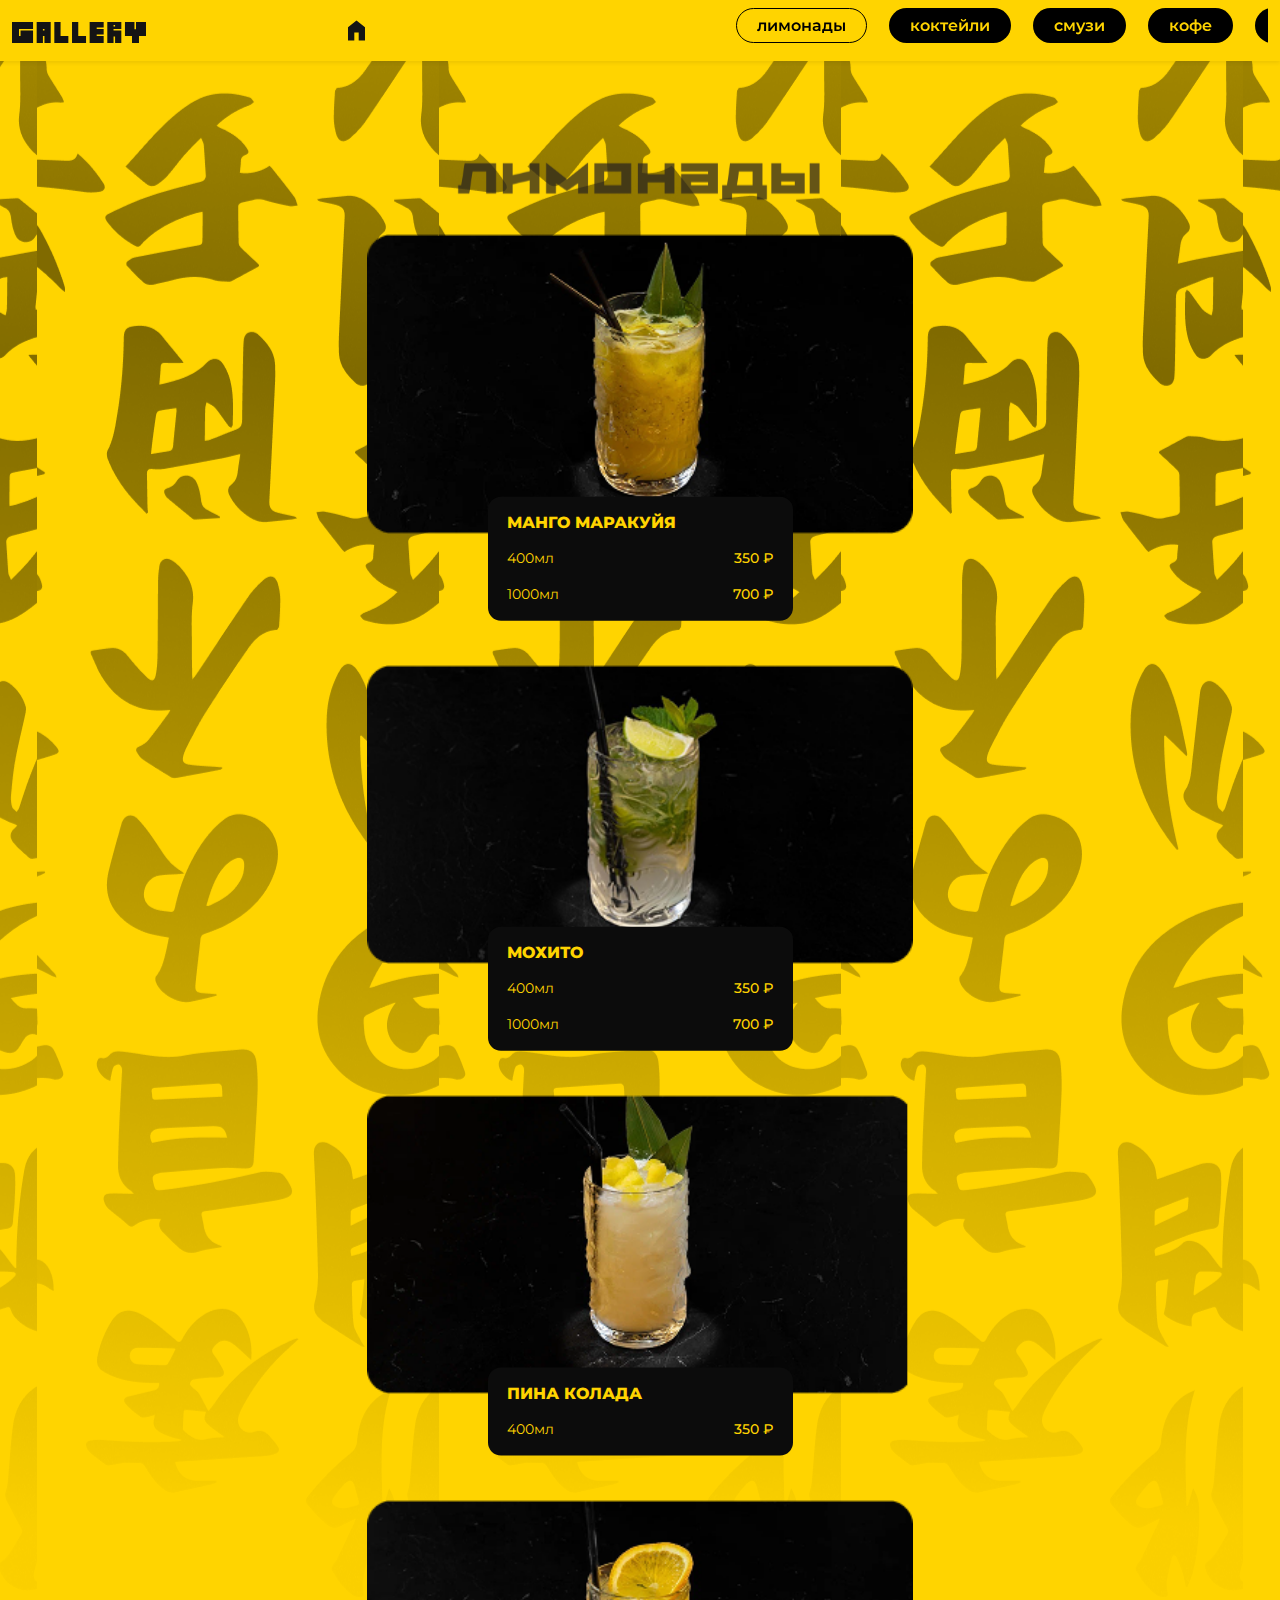
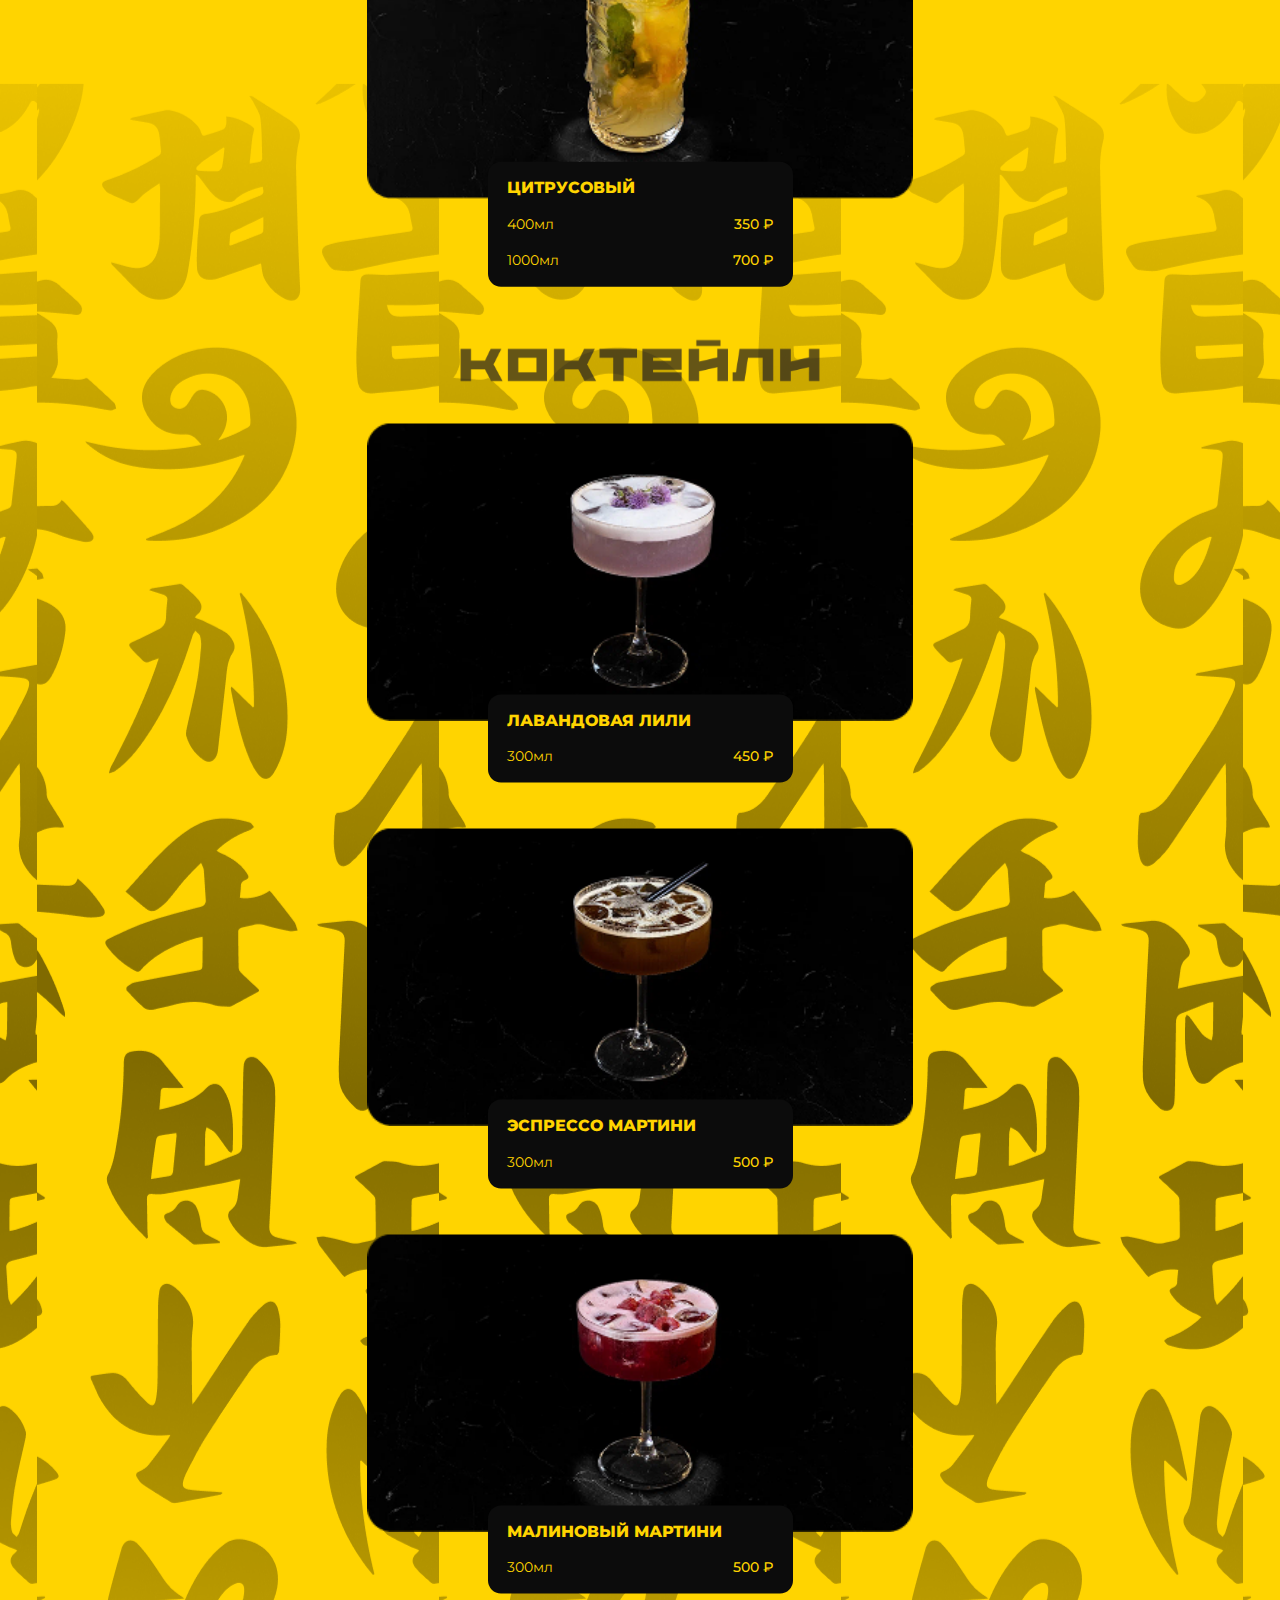
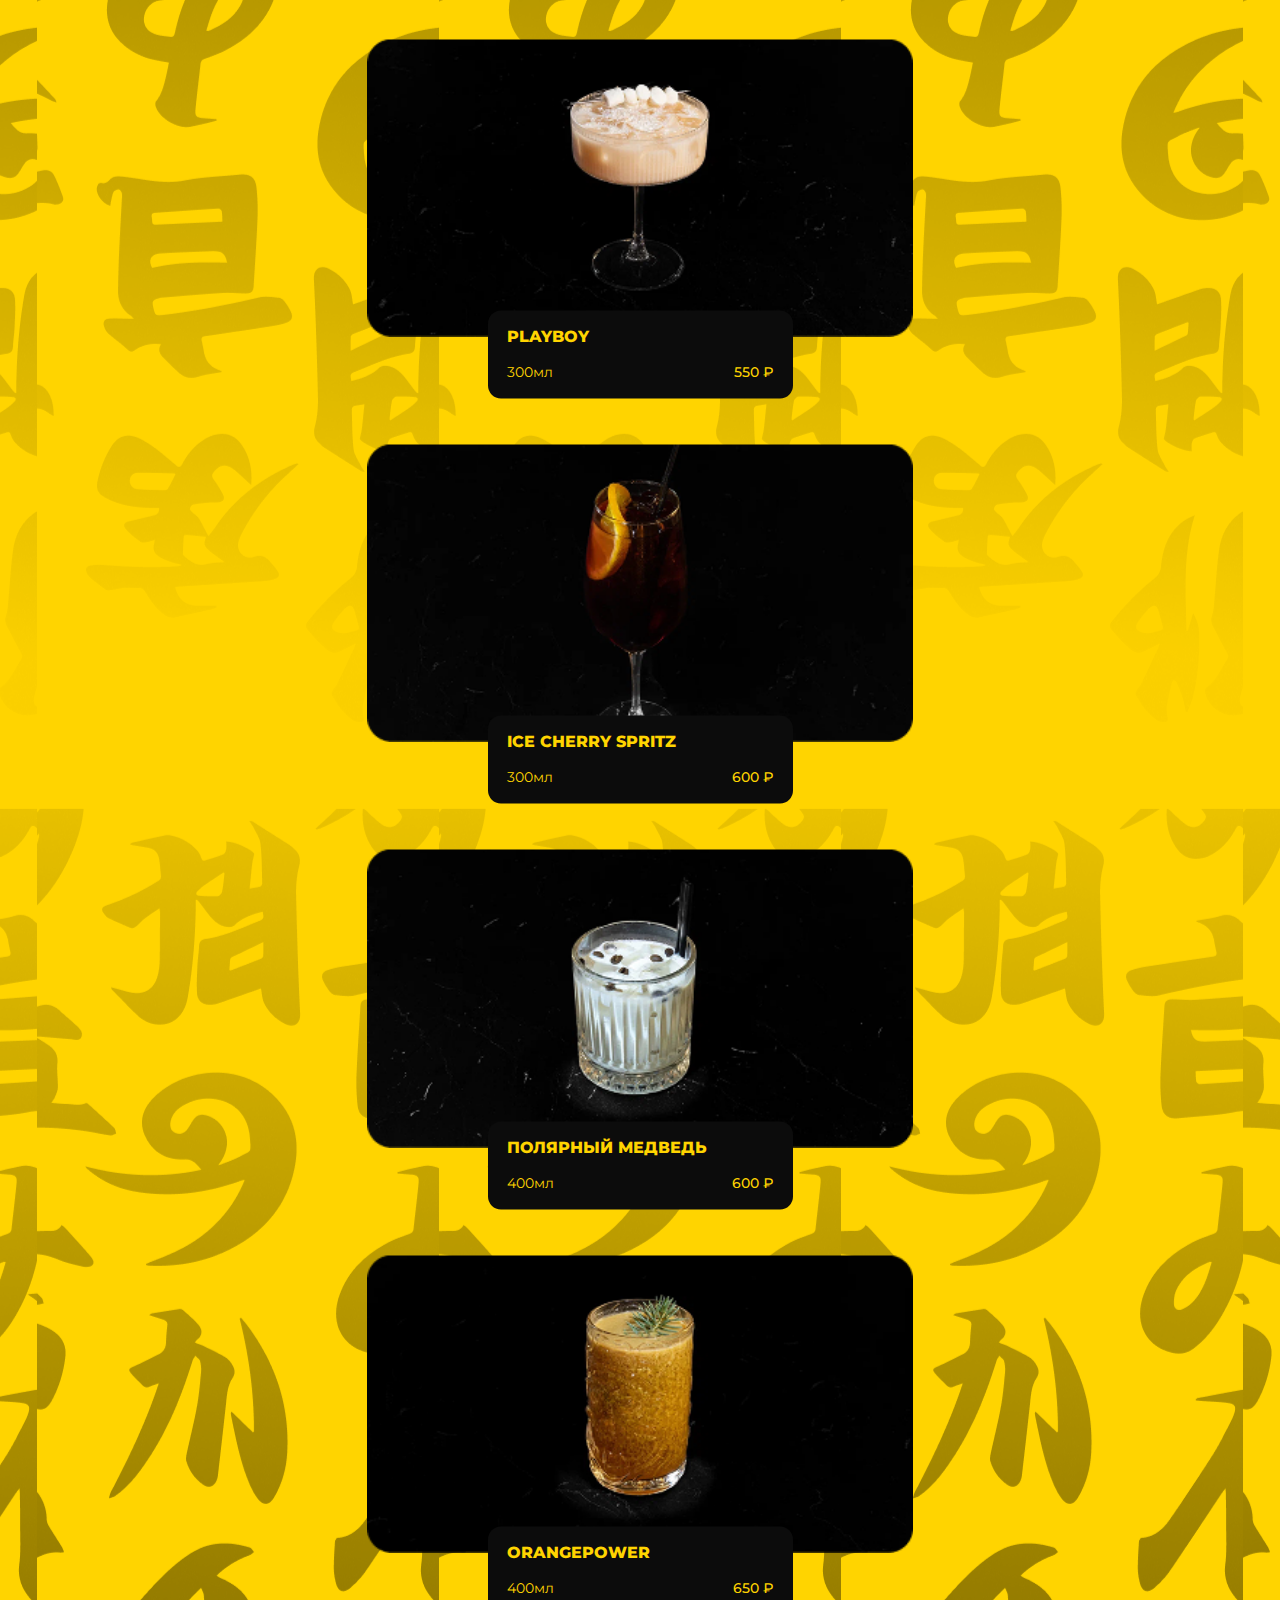
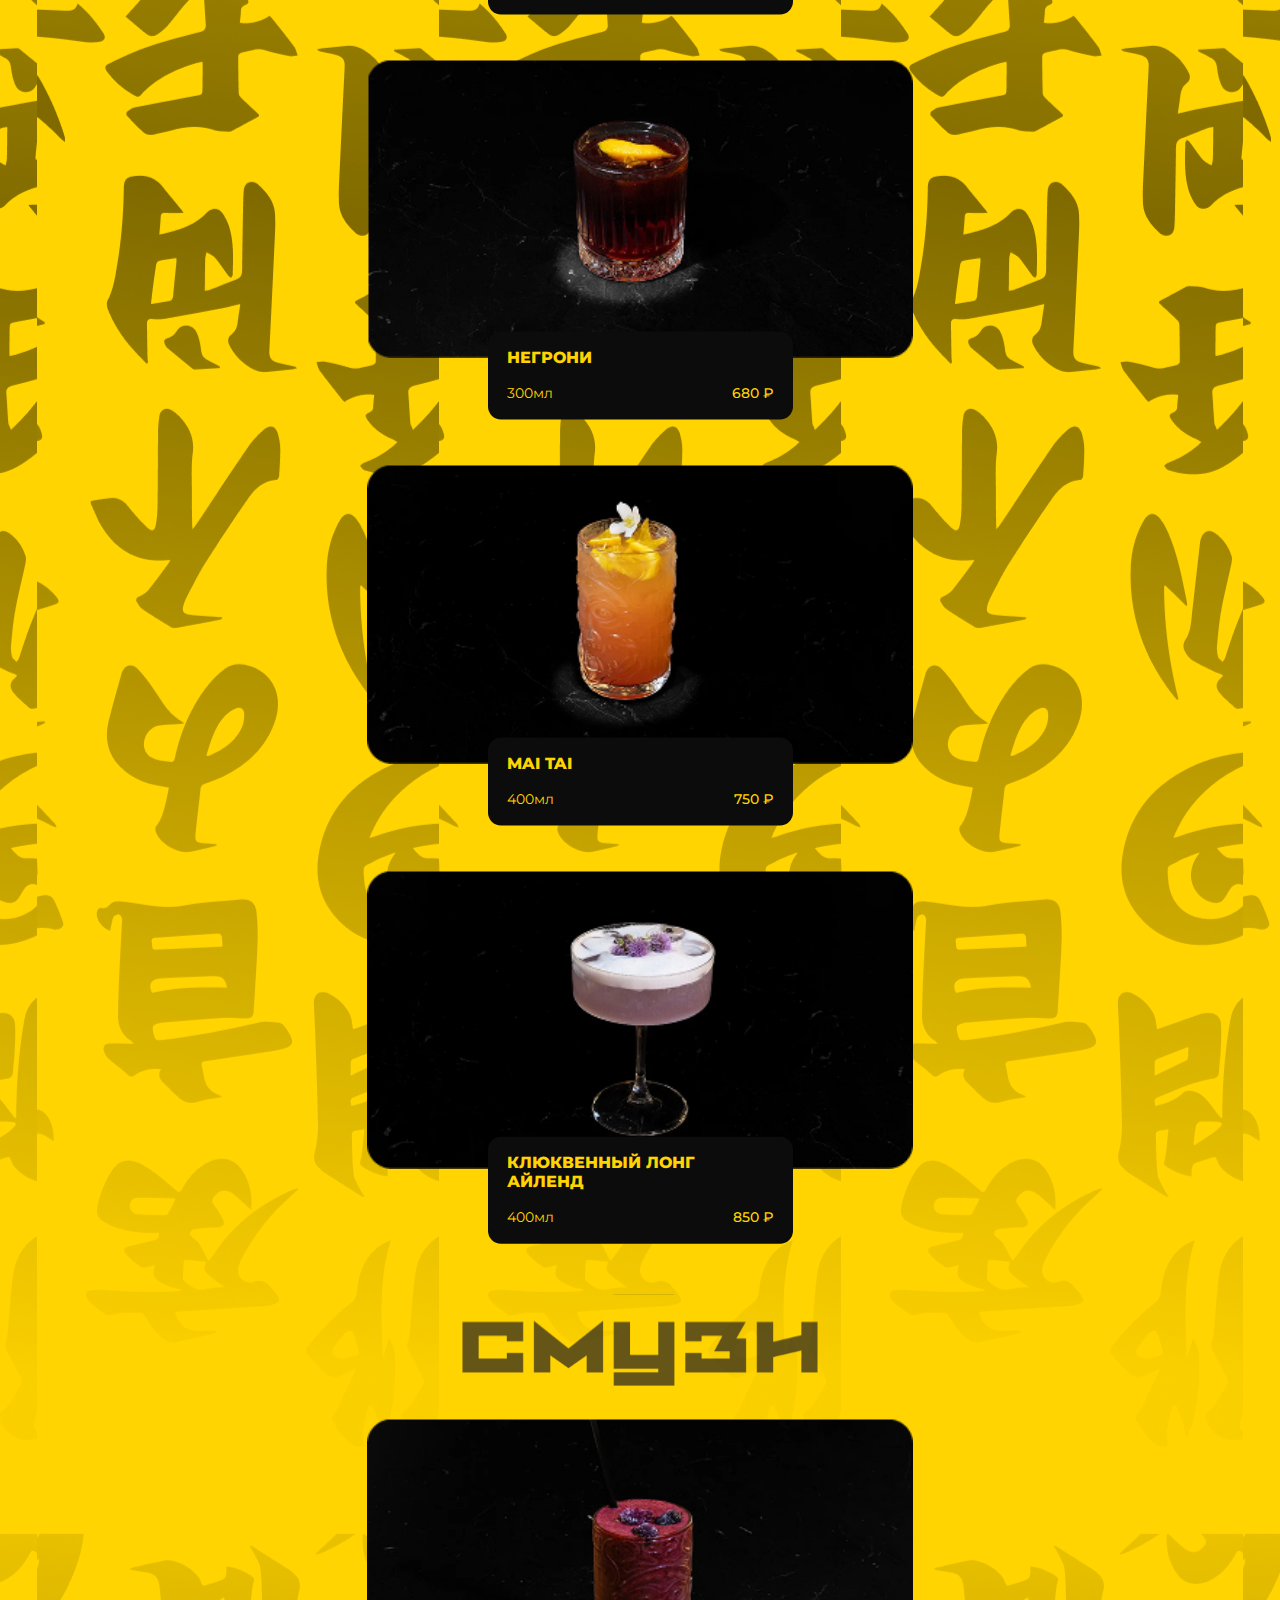
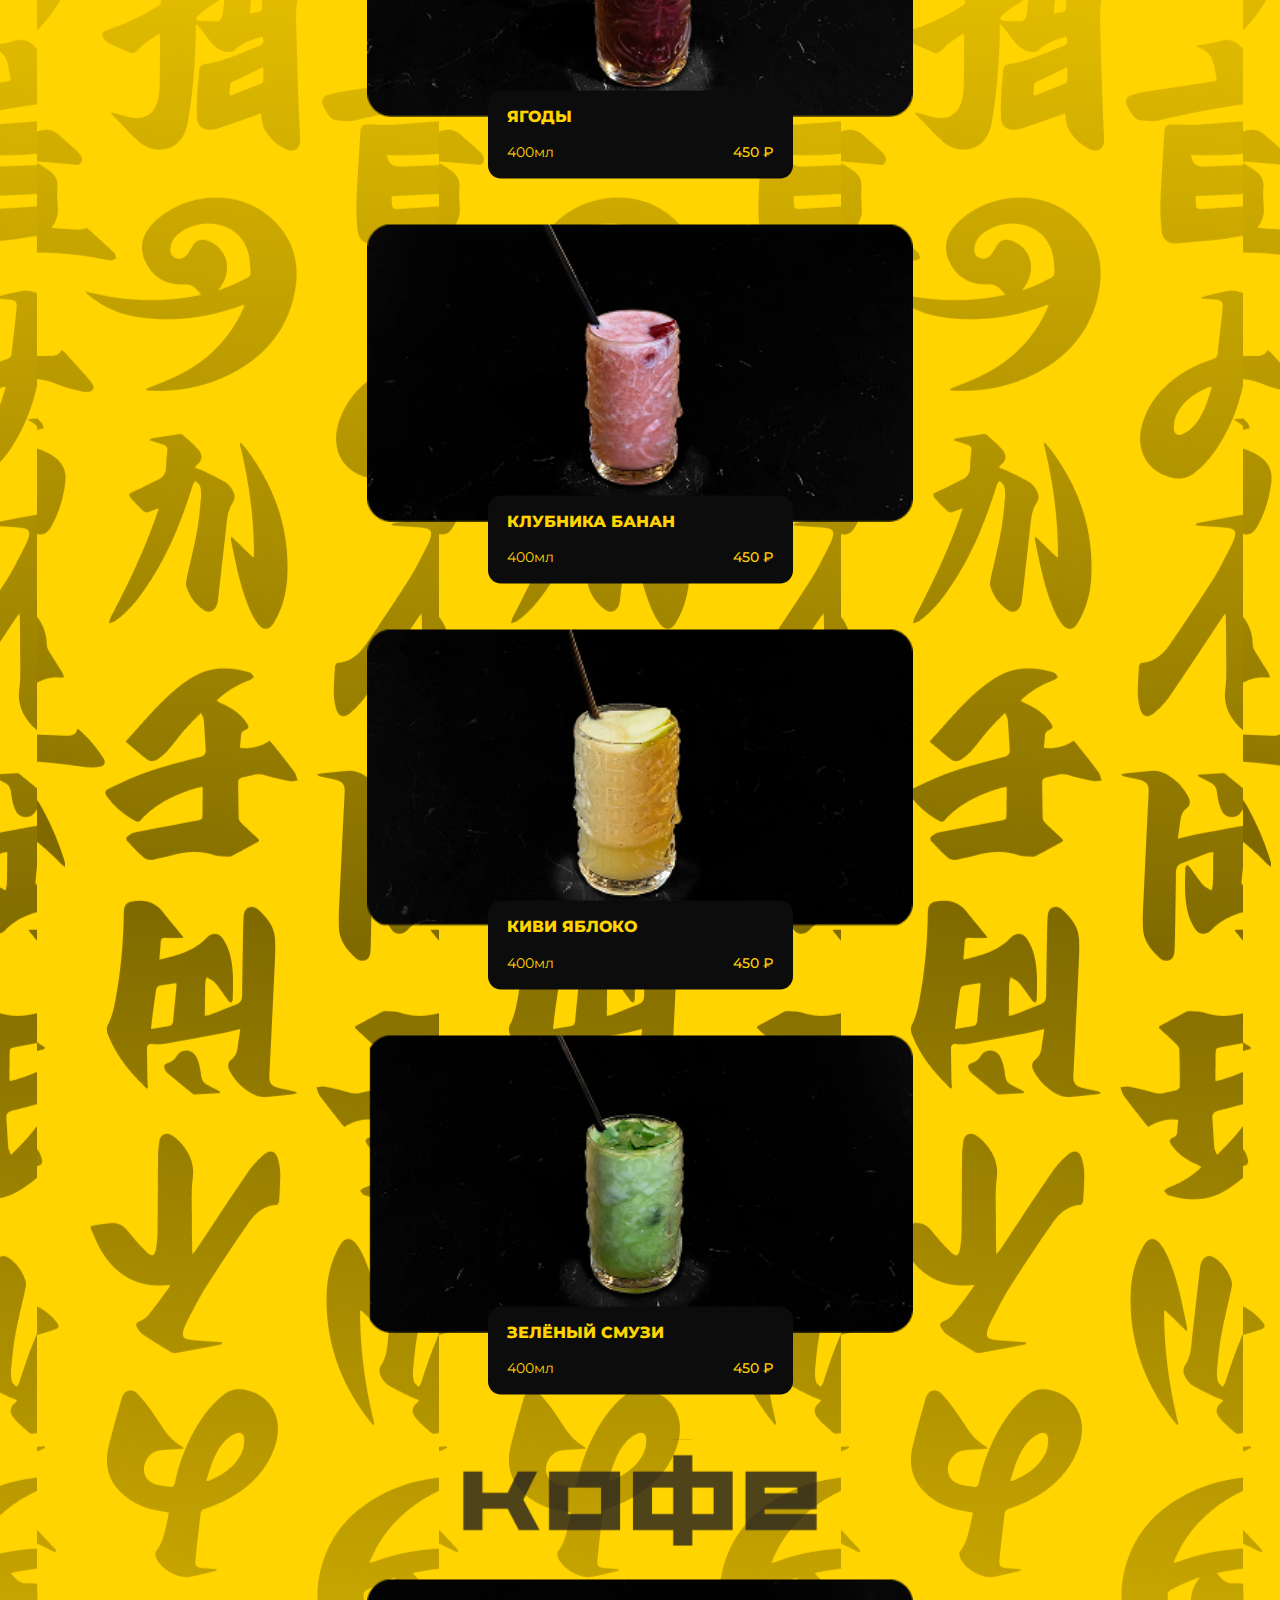
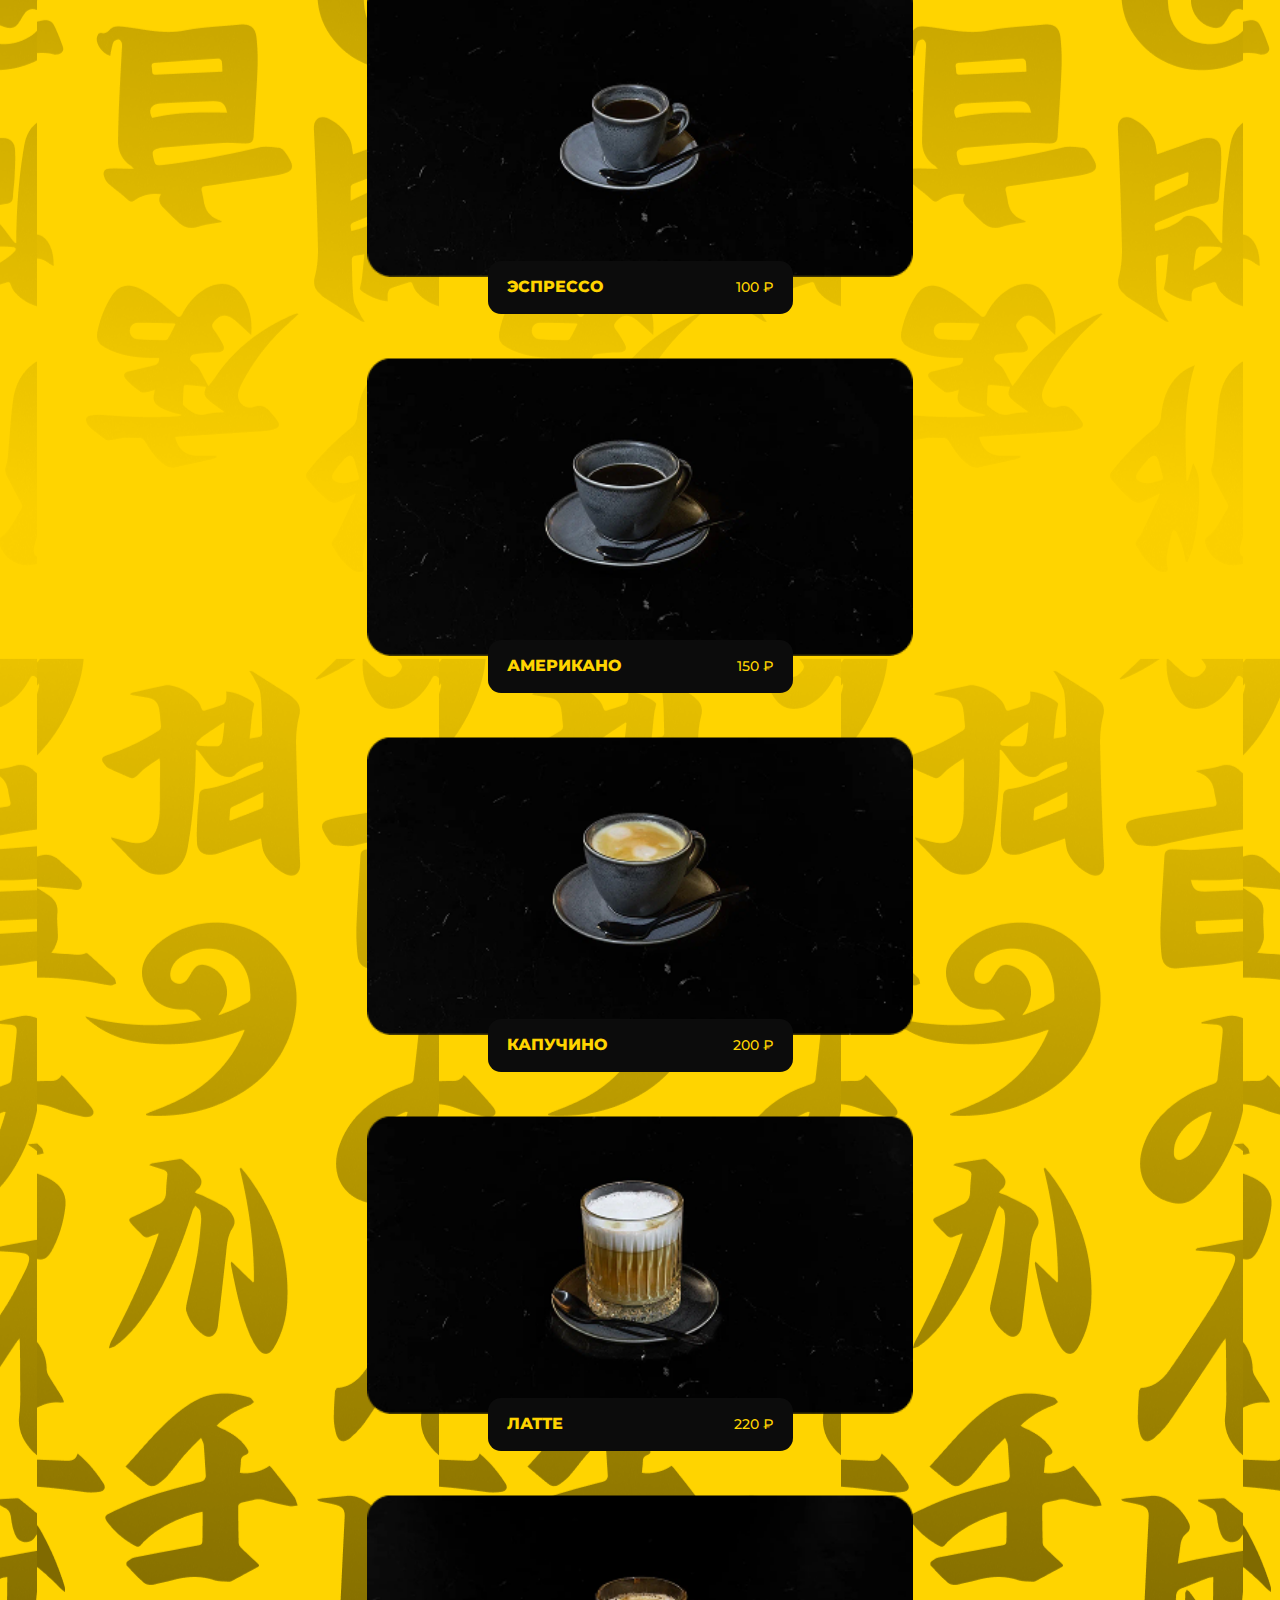
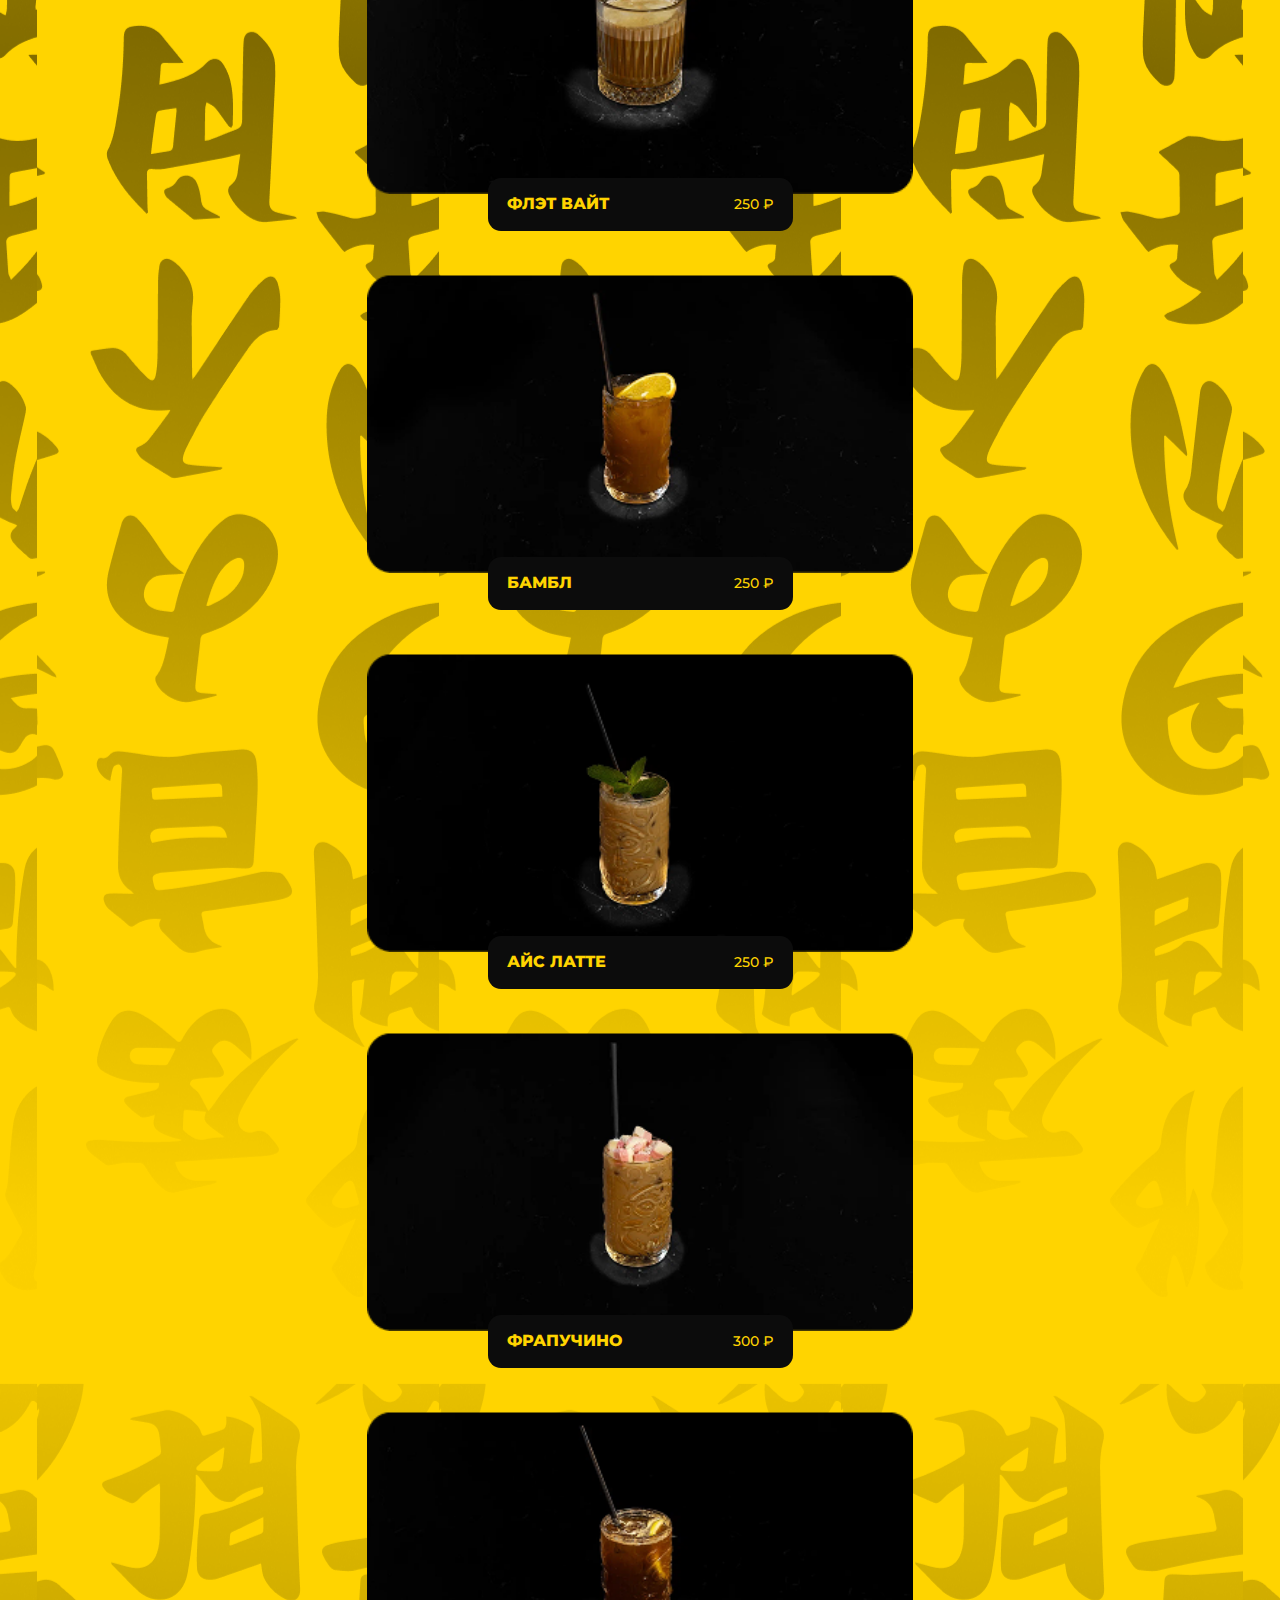
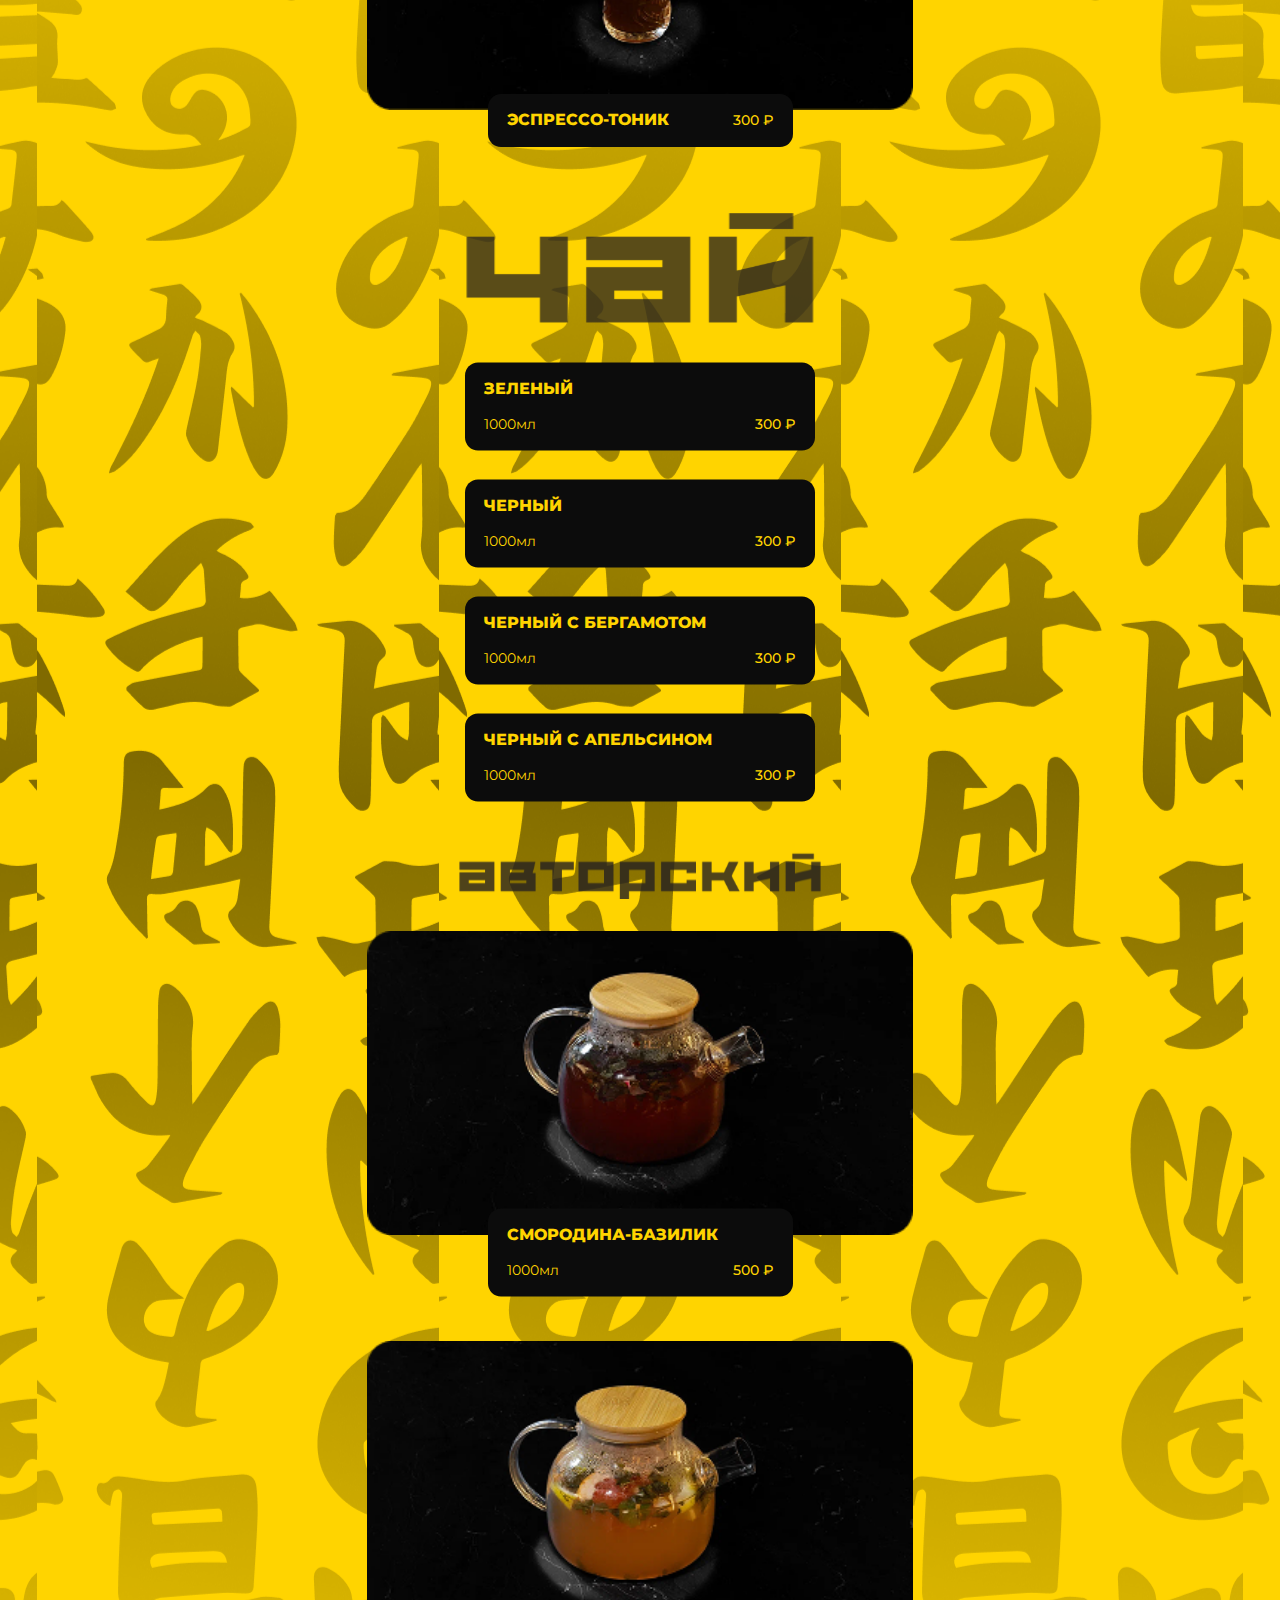
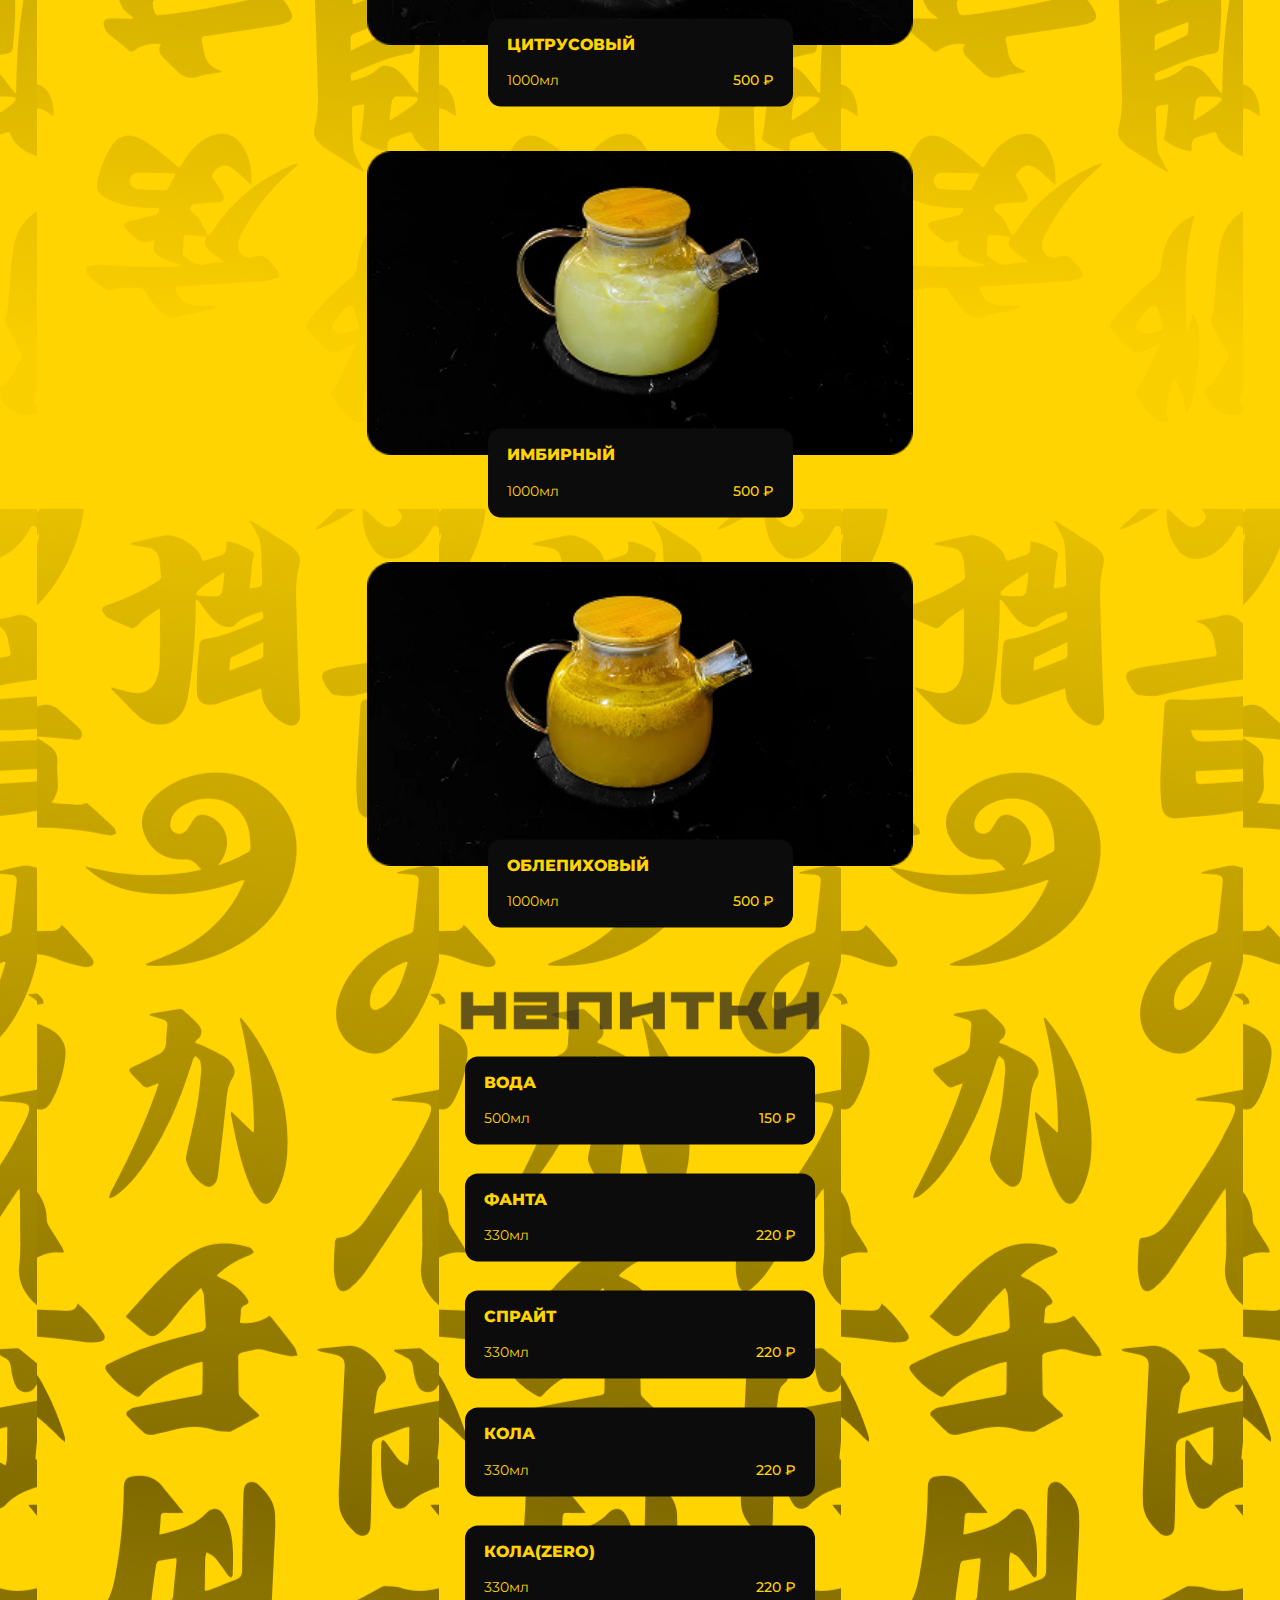
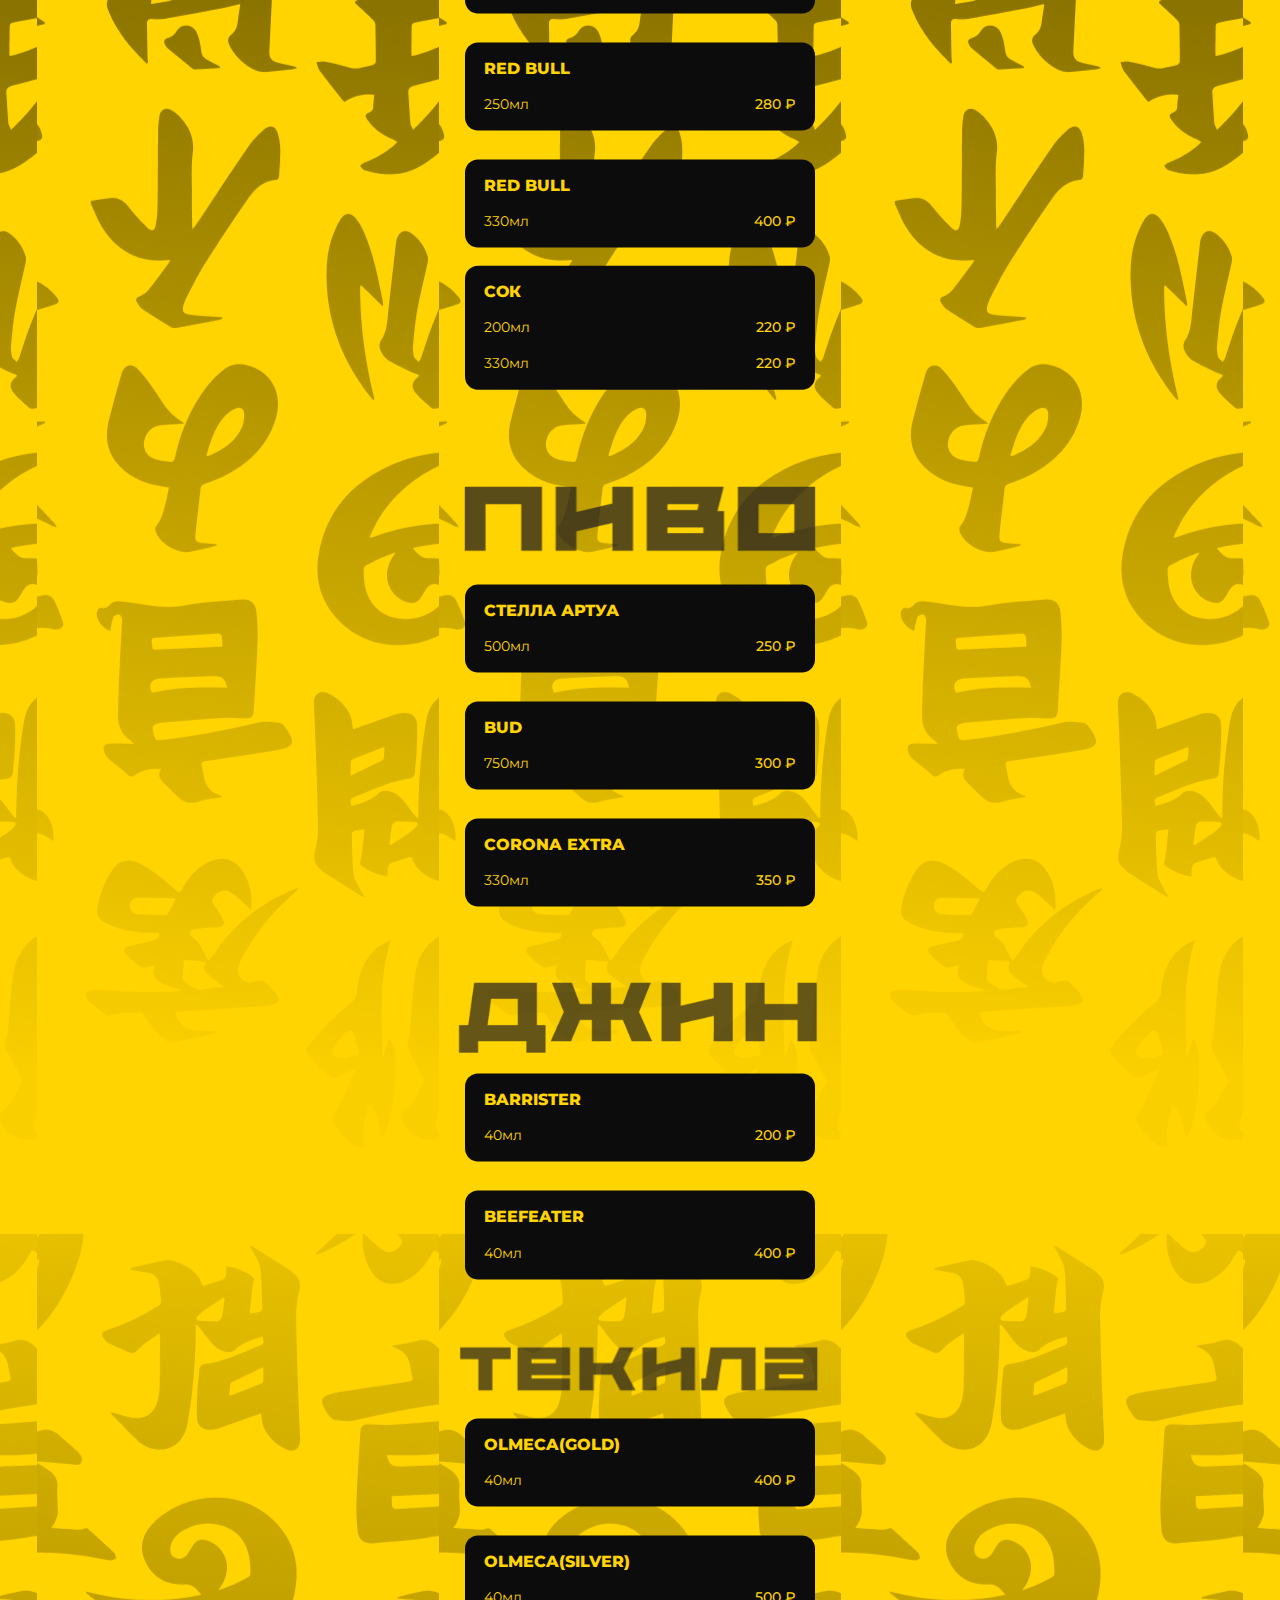
<file: drinks.html>
<!DOCTYPE html>
<html lang="en">
<head>
    <meta charset="UTF-8">
    <meta name="viewport" content="width=device-width, initial-scale=1.0">
    <!-- Bootstrap CSS -->
    <link href="https://cdn.jsdelivr.net/npm/bootstrap@5.3.2/dist/css/bootstrap.min.css" rel="stylesheet">
    
    <link rel="stylesheet" href="style_drinks.css">
    <link rel="preconnect" href="https://fonts.googleapis.com">
    <link rel="preconnect" href="https://fonts.gstatic.com" crossorigin>
    <link href="https://fonts.googleapis.com/css2?family=Montserrat:ital,wght@0,100..900;1,100..900&display=swap" rel="stylesheet">

    <title>Напитки</title>
</head>
<body>
    <header>
        <nav class="navbar navbar-expand-lg fixed-top shadow-sm " style="background-color: #FFD400;">
            <div class="container-fluid">
                <div class="d-flex w-100 align-items-center">
                    <a class="navbar-brand me-auto" href="#">
                        <img src="./img/drinks/логотип_для_напитков.svg" alt="Лого" width="134" height="21">
                    </a>
                    
                    <a href="./index.html" class="btn btn-sm ms-2">
                        <img src="./img/drinks/домик_для_напитков.svg" alt="главная">
                    </a>
                </div>


            <div class="nav-divider w-100"></div>
                <div class="scrollable-buttons">
                    <a href="#лимонады" class="menu-button active">
                        <small>лимонады</small>
                    </a>
                    <a href="#коктейли" class="menu-button">
                        <small>коктейли</small>
                    </a>
                    <a href="#смузи" class="menu-button">
                        <small>смузи</small>
                    </a>
                    <a href="#кофе" class="menu-button">
                        <small>кофе</small>
                    </a>
                    <a href="#чай" class="menu-button">
                        <small>чай</small>
                    </a>
                    <a href="#авторский" class="menu-button">
                        <small>авторский</small>
                    </a>
                    <a href="#напитки" class="menu-button">
                        <small>напитки</small>
                    </a>
                    <a href="#пиво" class="menu-button">
                        <small>пиво</small>
                    </a>
                    <a href="#джин" class="menu-button">
                        <small>джин</small>
                    </a>
                    <a href="#текила" class="menu-button">
                        <small>текила</small>
                    </a>
                    <a href="#водка" class="menu-button">
                        <small>водка</small>
                    </a>
                    <a href="#шампанское" class="menu-button">
                        <small>шампанское</small>
                    </a>
                    <a href="#вино" class="menu-button">
                        <small>вино</small>
                    </a>
                    <a href="#коньяк" class="menu-button">
                        <small>коньяк</small>
                    </a>
                    <a href="#виски" class="menu-button">
                        <small>виски</small>
                    </a>
                </div>
            </div>
        </nav>

    </header>


    <section>
        
        <div class="container">
            
        </div>

    </section>

    <script src="https://cdn.jsdelivr.net/npm/bootstrap@5.3.0/dist/js/bootstrap.bundle.min.js"></script>

    <script>
        document.querySelectorAll('.menu-button').forEach(button => {
            button.addEventListener('click', function() {
                // Удаляем класс active у всех кнопок
                    document.querySelectorAll('.menu-button').forEach(btn => {
                    btn.classList.remove('active');
                });
                
                // Добавляем класс active только к текущей кнопке
                this.classList.add('active');
            });
        });


        fetch('https://magic345.github.io/newtestrepo/drinks_list.json')
            .then(response => response.json())
            .then(data => {
                const menuContainer = document.querySelector('.container');
                let currentCategory;
                data.drinks.forEach(dish => {
                    
                    if (dish.category !== currentCategory) {
                        currentCategory = dish.category;
                        console.log(dish.category);
                        menuContainer.innerHTML += `
                            <div class="row " id=${currentCategory.slice(21, -4)}>
                                <div class="col-12 d-flex flex-column align-items-center">
                                    <img src="${currentCategory}" alt="Категория" class="category-header" width=365.4 hidth=64>
                               </div>
                            </div>
                        `;
                    }
                    let width_block;
                    let imageHtml;
                    switch(dish.layout){
                        case "two_weight_and_price":
                            
                            

                            if (dish.image) {
                                imageHtml = `<img src="${dish.image}" class="card-img-top rounded-3" alt="${dish.name}">`;
                                width_block = 305;
                                margin_bottom = 7;
                            }
                            else {
                                imageHtml = `<div class="empty-image-placeholder" style="margin-top: 11px;"></div>`;
                                width_block = 350;
                                margin_bottom = 25;
                            }


                            menuContainer.innerHTML += `
                                <div style="margin-bottom: ${margin_bottom}px">
                                    <div class="row justify-content-center">
                                        <div class="col-md-8 col-lg-6">
                                            <div class="position-relative">
                            
                                                ${imageHtml}
                                                <div class="blok-menu" style="width: ${width_block}px;">
                                                    <div class="menu-title">
                                                        <h3>${dish.name}</h3>
                                                    </div>

                                                    <div class="menu-foter">
                                                        <span>${dish.weight1}мл</span>
                                                        <span class="cost">${dish.price1} ₽</span>
                                                    </div>
                                                    <div class="menu-foter">
                                                        <span>${dish.weight2}мл</span>
                                                        <span class="cost">${dish.price2} ₽</span>
                                                    </div>
                                                </div>

                                            </div>
                                        </div>
                                    </div>

                                </div>
                            `;
                            imageHtml = "";
                            width_block = 0;
                        break;

                        case "no_description":
                            const isWeight = dish.weight
                                ? `
                                    <div class="menu-foter">
                                        <span>${dish.weight}мл</span>
                                        <span class="cost">${dish.price} ₽</span>
                                    </div>
                                    `
                                : `
                                    <div class="menu-foter">
                                        <span>Бутылка</span>
                                        <span class="cost">${dish.price} ₽</span>
                                    </div>
                                `;

                            if (dish.image) {
                                imageHtml = `<img src="${dish.image}" class="card-img-top rounded-3" alt="${dish.name}">`;
                                width_block = 305;
                            }
                            else {
                                imageHtml = `<div class="empty-image-placeholder" style="margin-top: 11px;"></div>`;
                                width_block = 350;
                            }
                            
                            menuContainer.innerHTML += `
                                <div style="margin-bottom: 18px">
                                    <div class="row justify-content-center">
                                        <div class="col-md-8 col-lg-6">
                                            <div class="position-relative">
                                                ${imageHtml}
                
                                                <div class="blok-menu" style="width: ${width_block}px;">
                                                    <div class="menu-title" style="padding-bottom: 16px;">
                                                        <h3>${dish.name}</h3>
                                                    </div>
                                                    ${isWeight}
                                                </div>

                                            </div>
                                        </div>
                                    </div>

                                </div>                            
                            `;
                            imageHtml = "";
                            width_block = 0;
                        break;
                        
                        case "title_and_price":
                            menuContainer.innerHTML += `
                                <div style="margin-bottom: 27px;">
                                    <div class="row justify-content-center">
                                        <div class="col-md-8 col-lg-6">
                                            <div class="position-relative" >
                                                <img src="${dish.image}" class="card-img-top rounded-3" alt="${dish.name}">
                
                                                <div class="blok-menu">
                                                    <div class="menu-foter">
                                                        <div class="menu-title" style="padding-bottom: 0 !important;">
                                                            <h3>${dish.name}</h3>
                                                        </div>
                                                        <span class="cost">${dish.price} ₽</span>
                                                    </div>
                                                </div>

                                            </div>
                                        </div>
                                    </div>

                                </div>                            
                            `;
                        break;


                    }

                });
            });    </script>
</body>
</html>
</file>
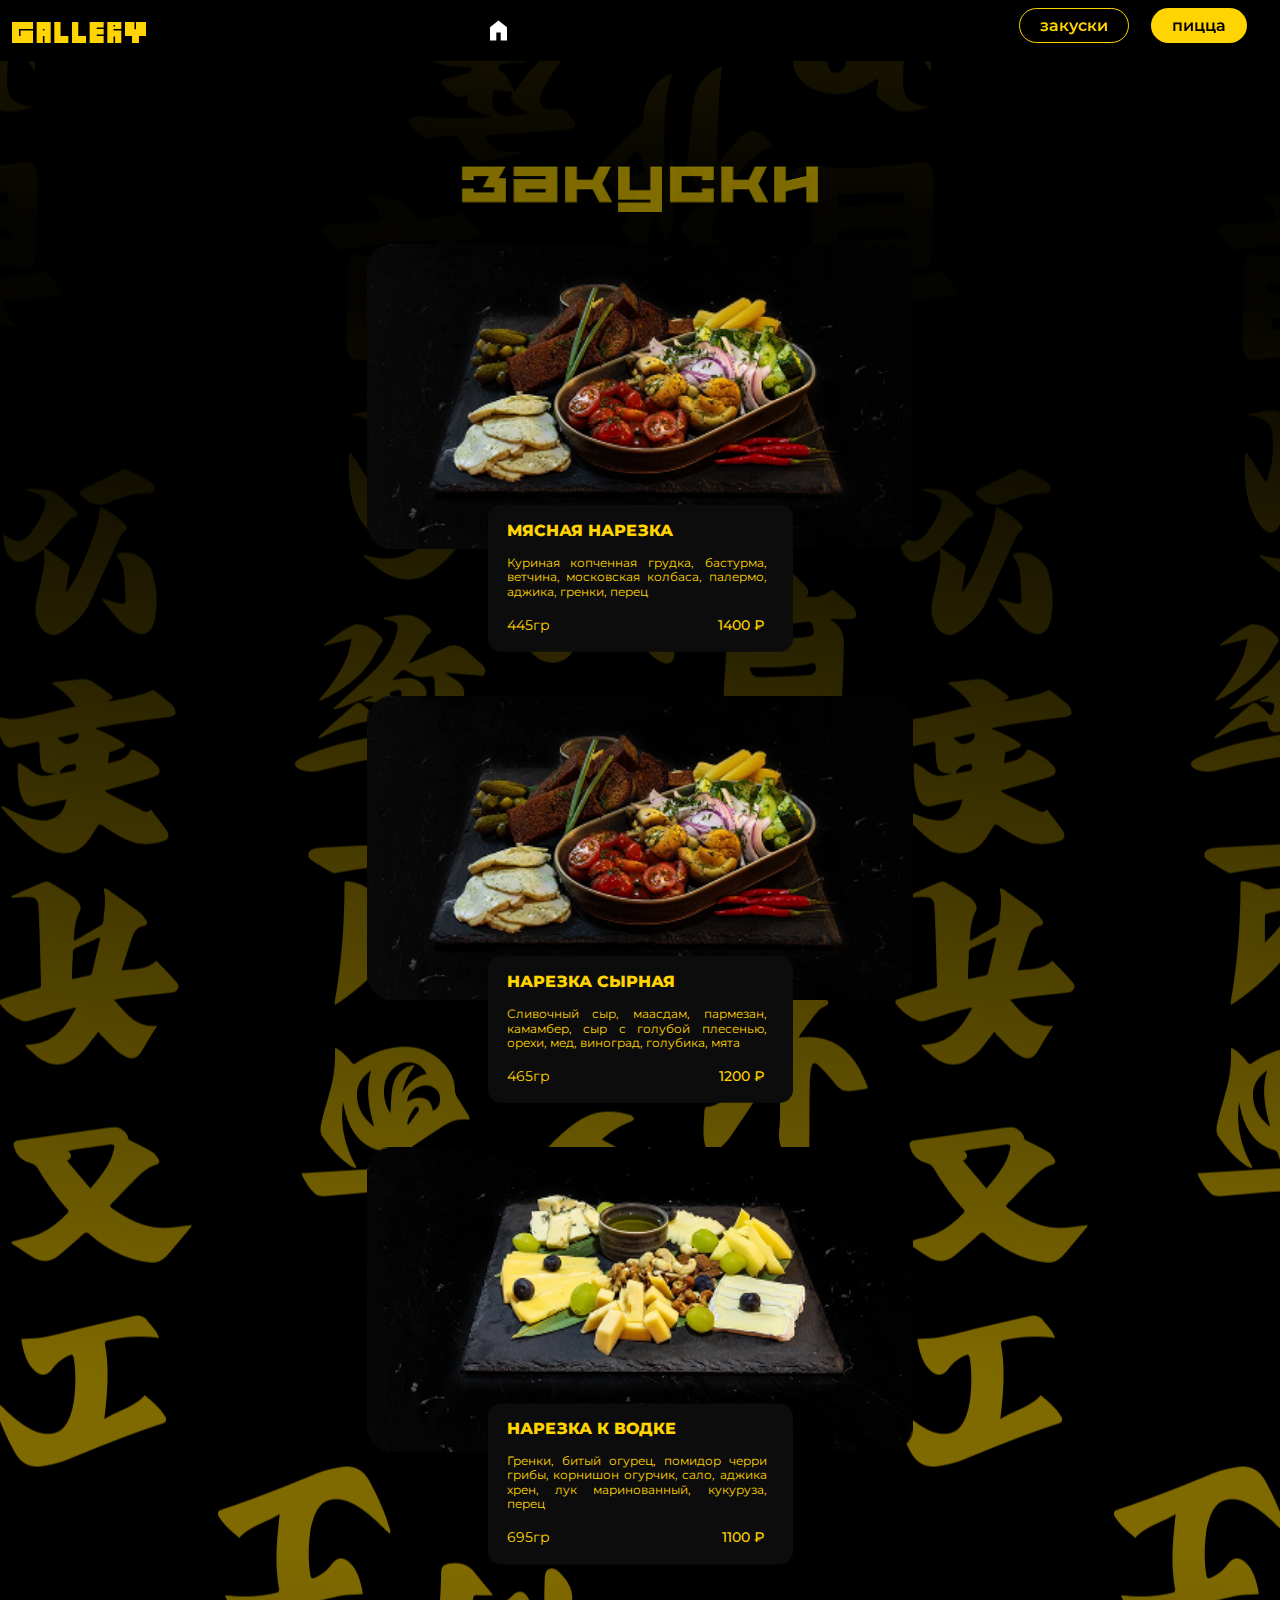
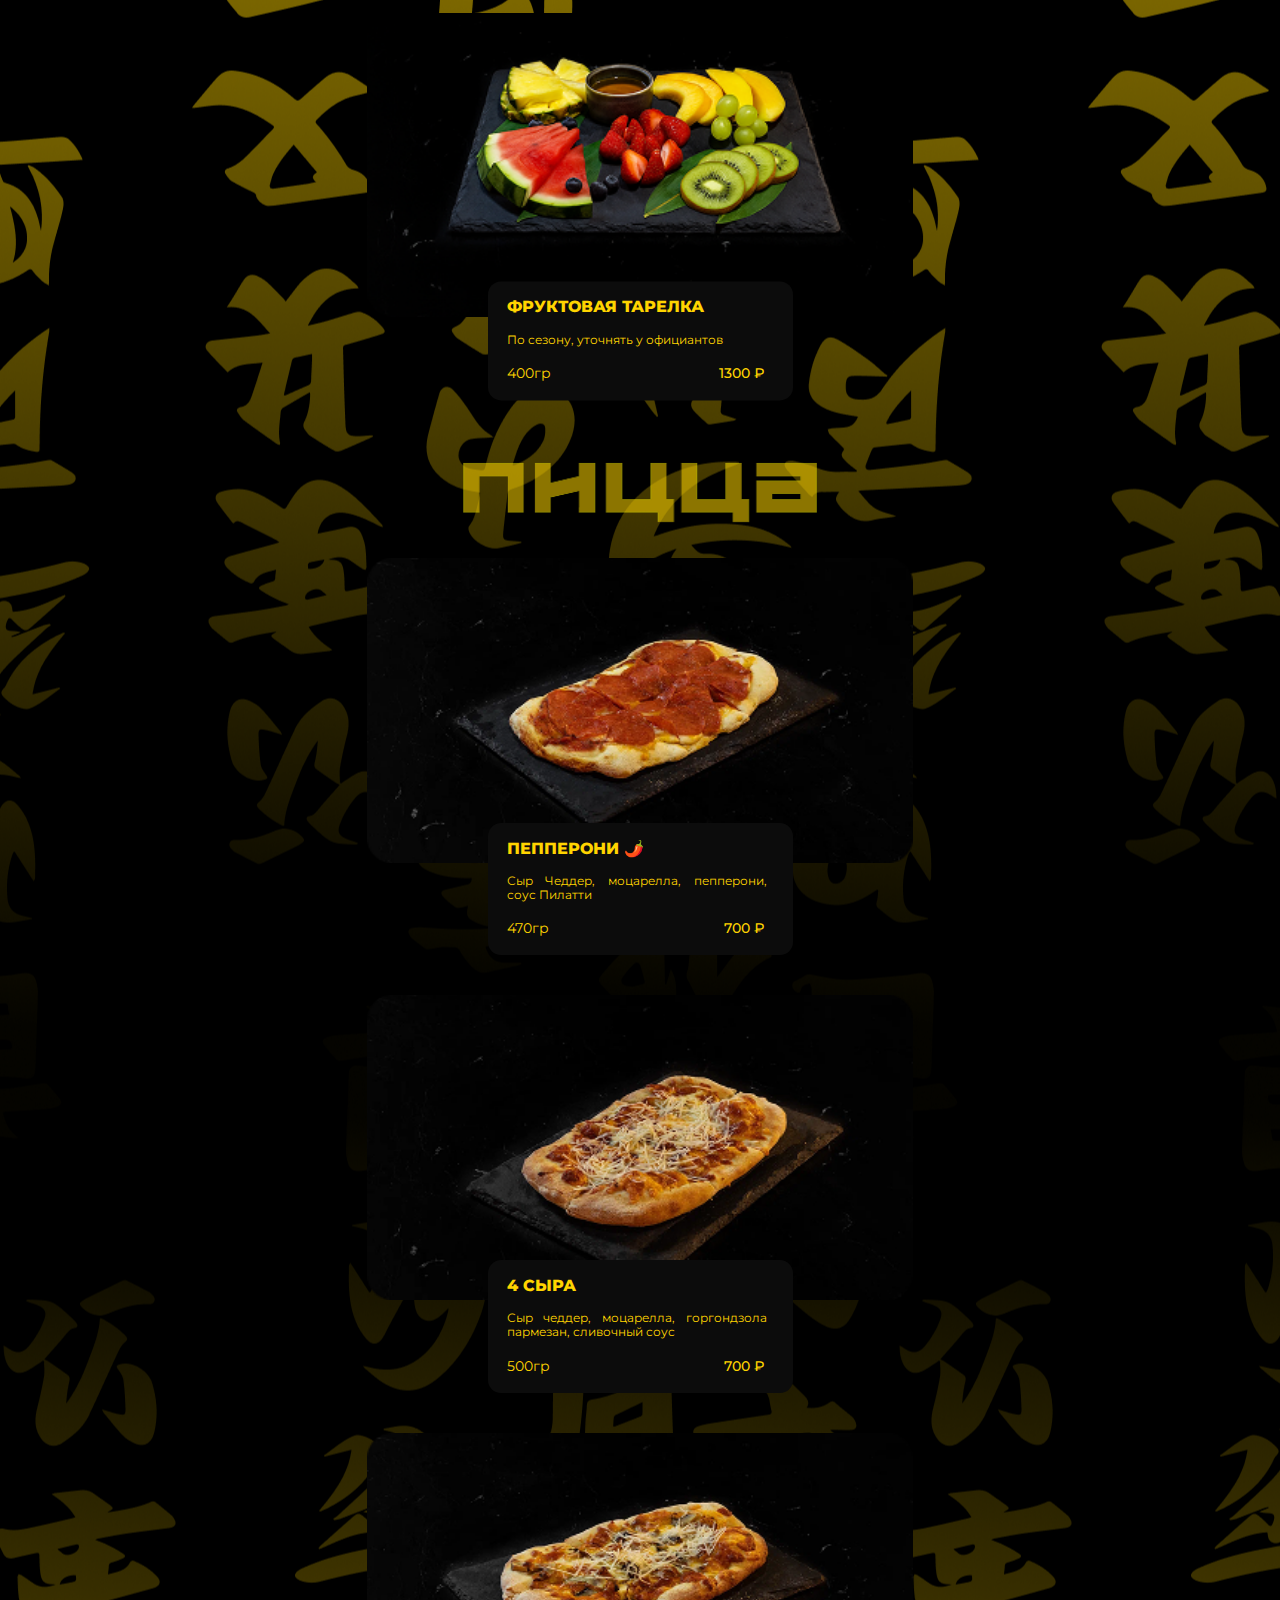
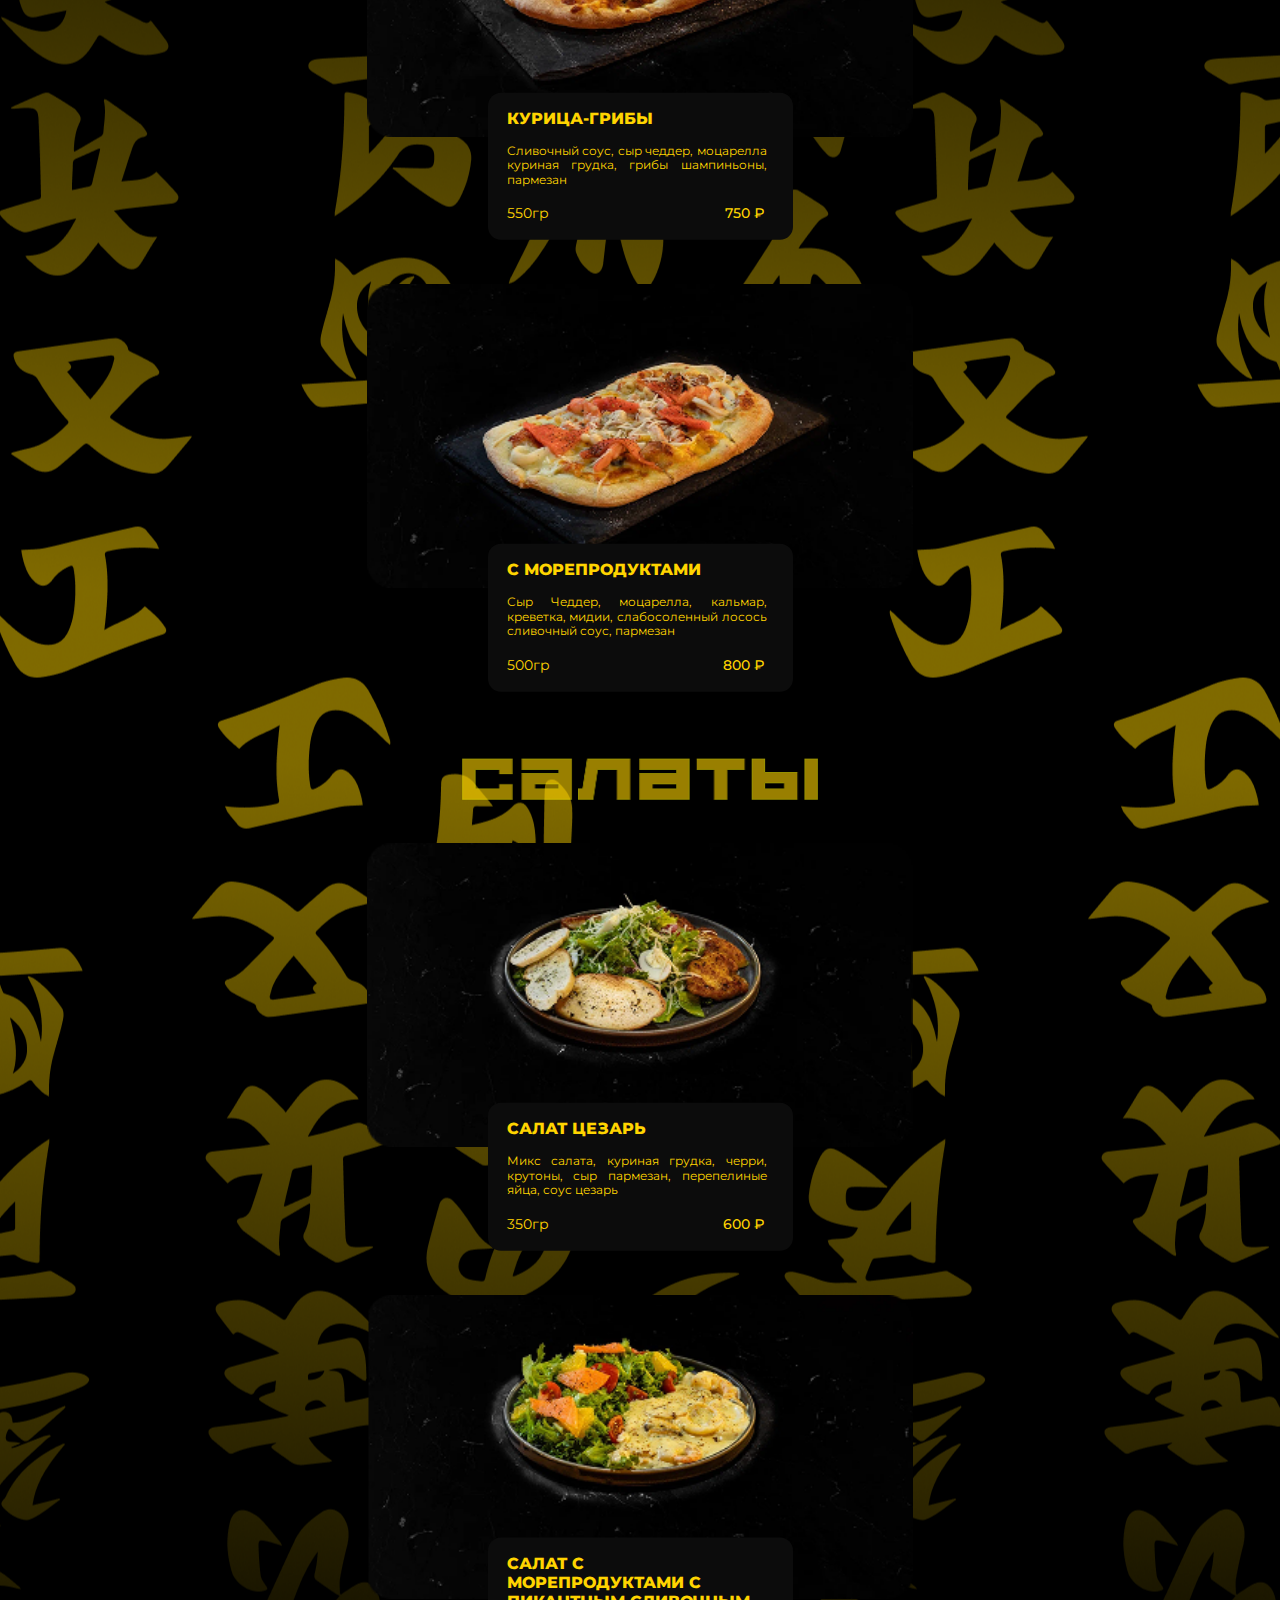
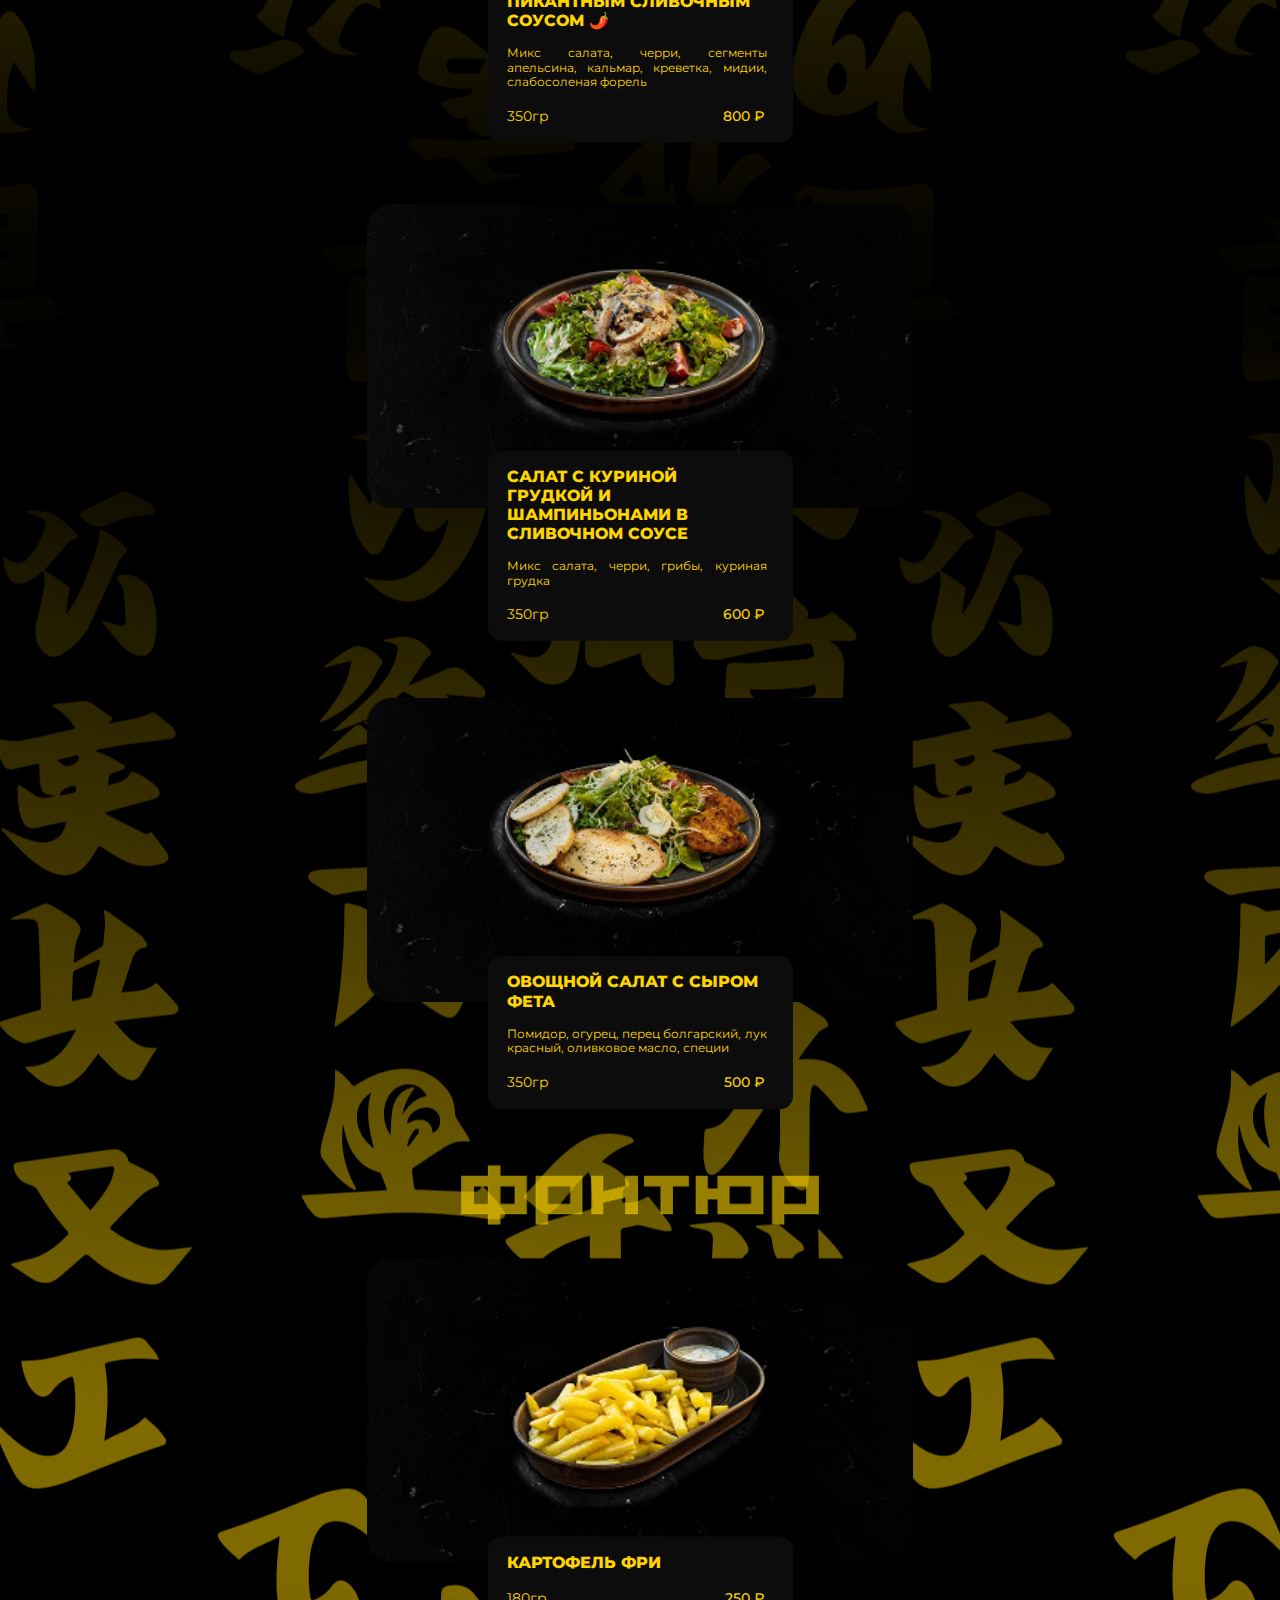
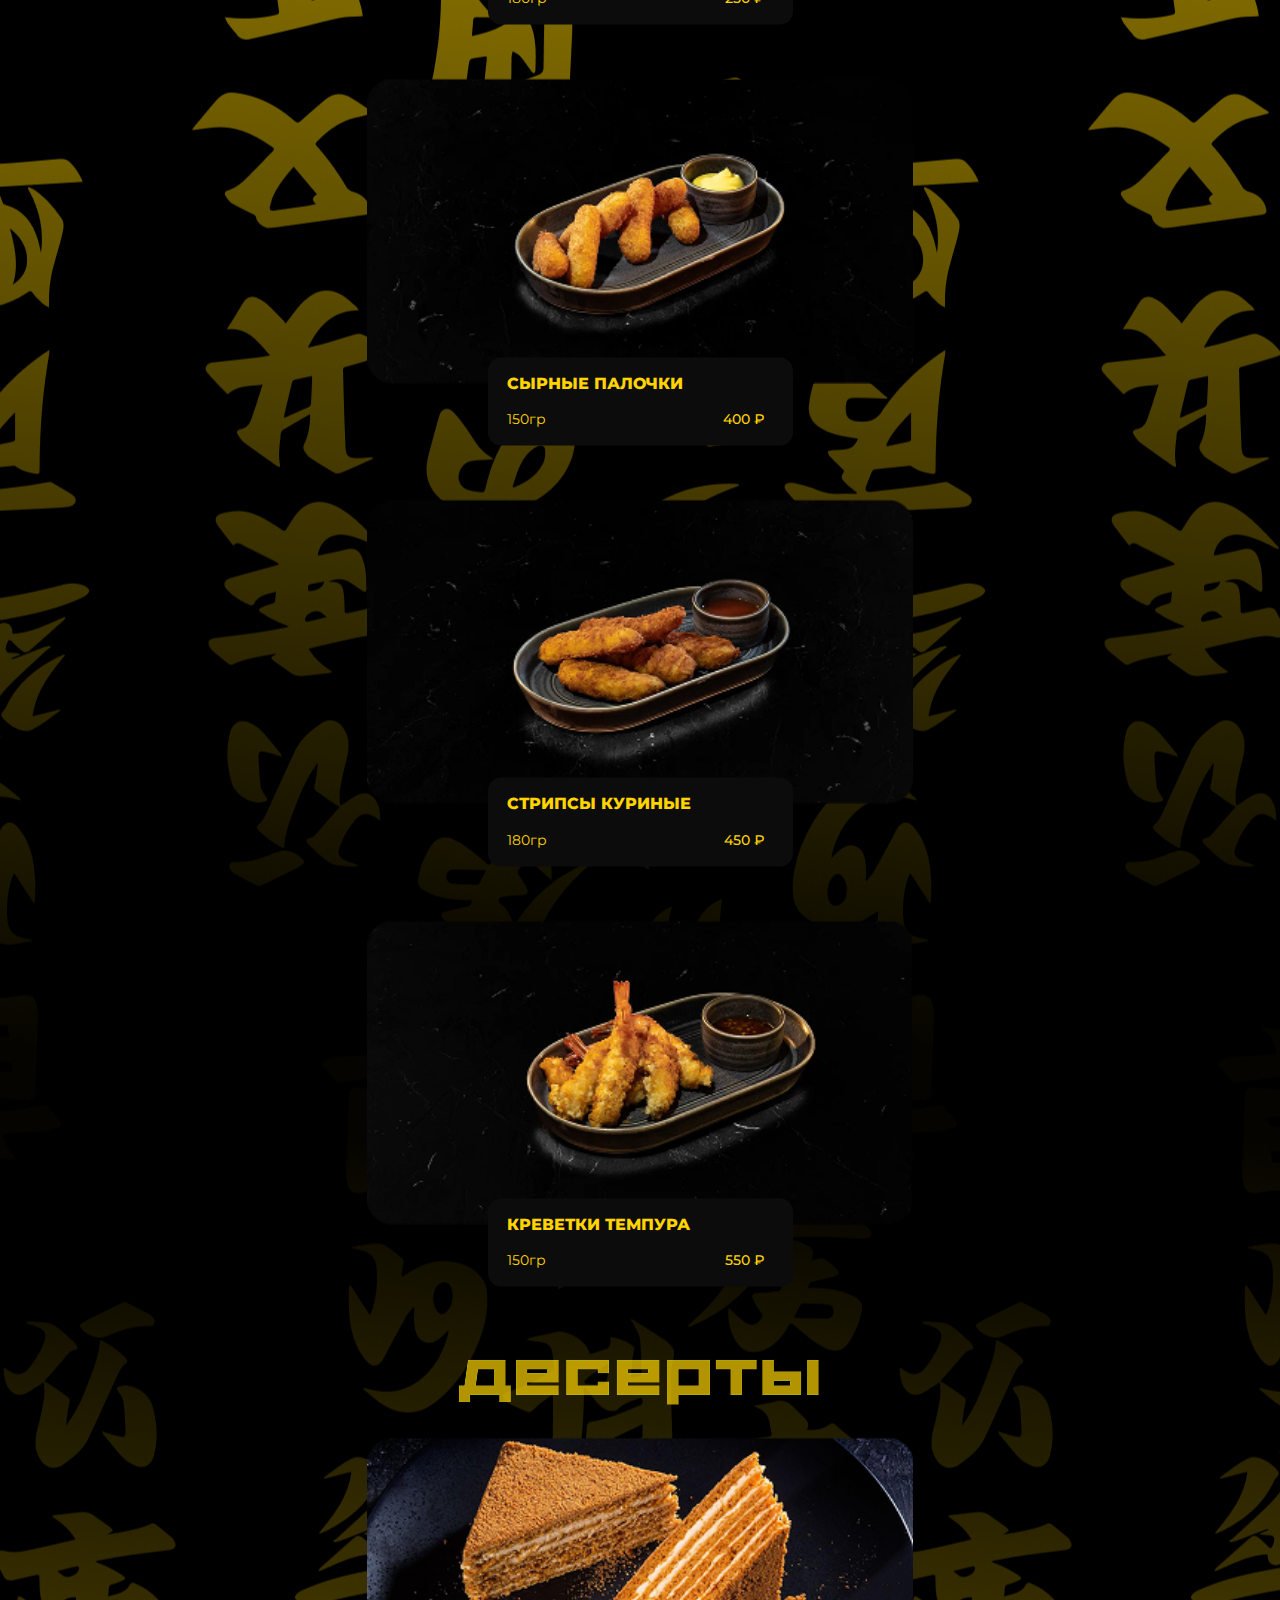
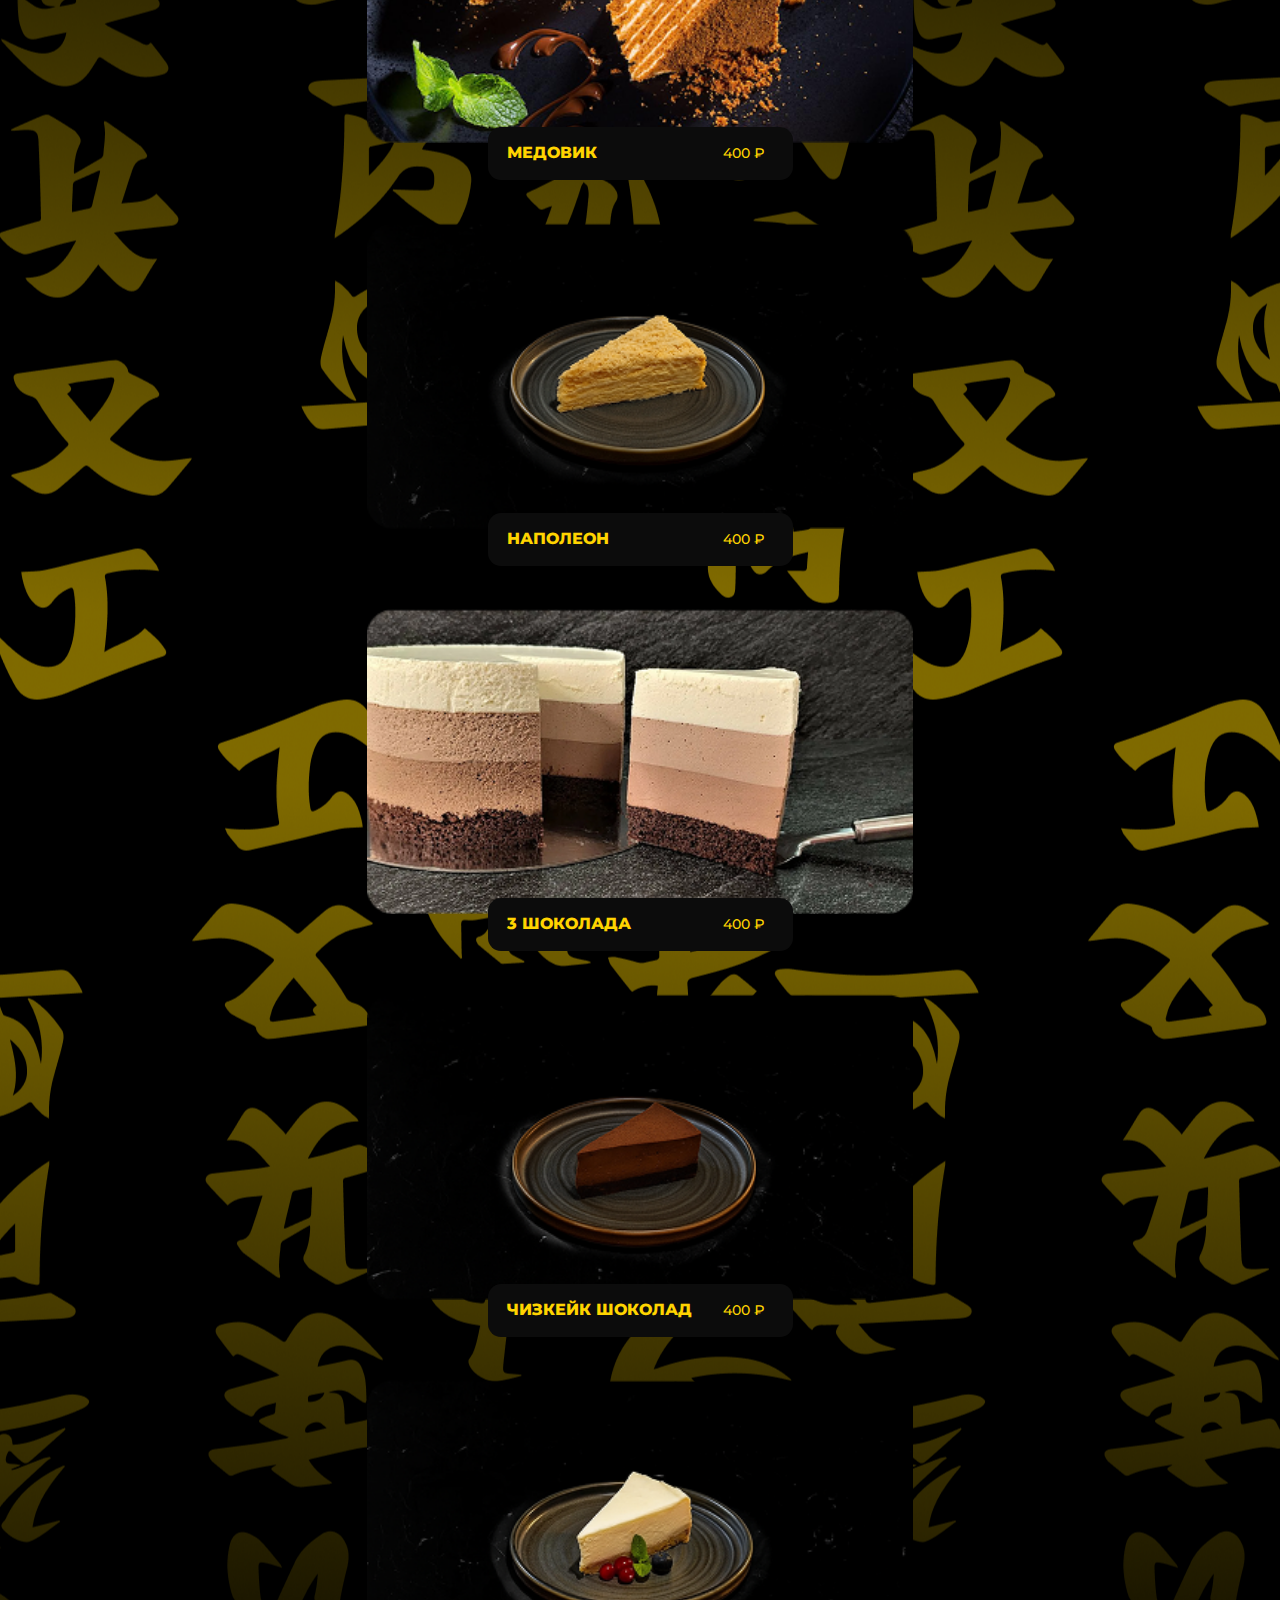
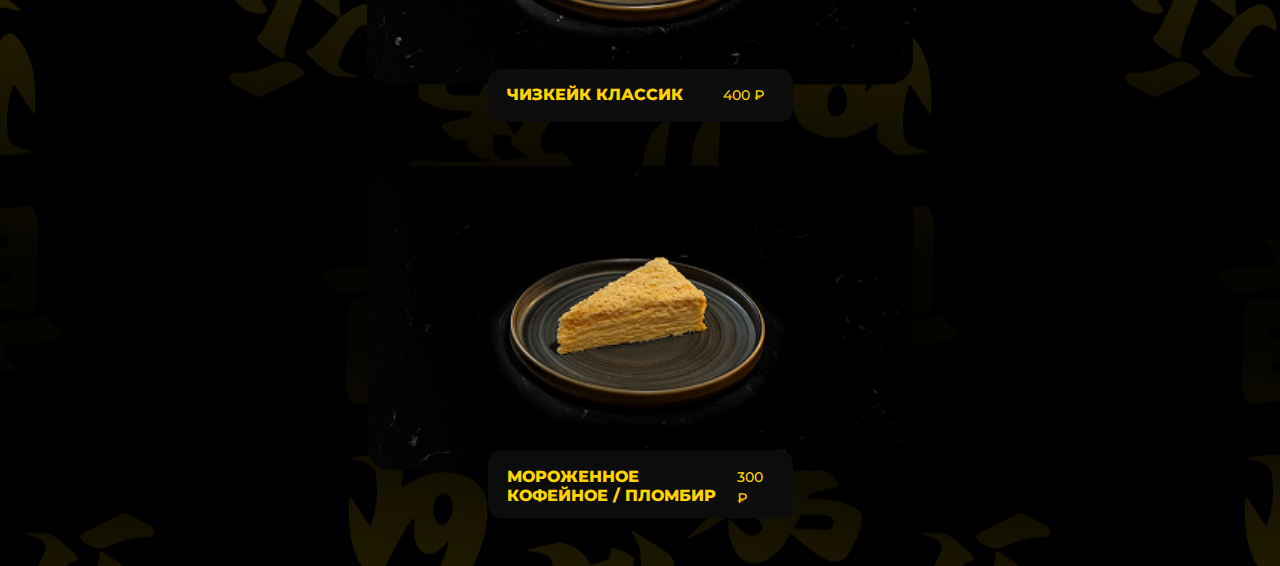
<file: food.html>
<!DOCTYPE html>
<html lang="en">
<head>
    <meta charset="UTF-8">
    <meta name="viewport" content="width=device-width, initial-scale=1.0">
    <!-- Bootstrap CSS -->
    <link href="https://cdn.jsdelivr.net/npm/bootstrap@5.3.2/dist/css/bootstrap.min.css" rel="stylesheet">
    
    <link rel="stylesheet" href="style_food.css">
    <link rel="preconnect" href="https://fonts.googleapis.com">
    <link rel="preconnect" href="https://fonts.gstatic.com" crossorigin>
    <link href="https://fonts.googleapis.com/css2?family=Montserrat:ital,wght@0,100..900;1,100..900&display=swap" rel="stylesheet">
    <title>Еда</title>
</head>
<body>
    <header>
        <nav class="navbar navbar-expand-lg fixed-top shadow-sm" style="background-color: black;">
            <div class="container-fluid">
                <div class="d-flex w-100 align-items-center">
                    <a class="navbar-brand me-auto" href="#">
                        <img src="./img/food/logo_for_food.svg" alt="Лого" width="134" height="21">
                    </a>
                    
                    <a href="./index.html" class="btn btn-sm ms-2">
                        <img src="./img/food/home_button.svg" alt="главная">
                    </a>
                </div>


            <div class="nav-divider w-100"></div>
                <div class="scrollable-buttons">
                    <a href="#закуски" class="menu-button active">
                    <small>закуски</small>
                    </a>
                    <a href="#пицца" class="menu-button">
                    <small>пицца</small>
                    </a>
                    <a href="#салаты" class="menu-button">
                    <small>салаты</small>
                    </a>
                    <a href="#фритюр" class="menu-button">
                    <small>фритюр</small>
                    </a>
                    <a href="#десерты" class="menu-button">
                    <small>десерты</small>
                    </a>
                </div>
            </div>
        </nav>

    </header>


    <section>
        
        <div class="container">
            
        </div>

    </section>
    
    <script src="https://cdn.jsdelivr.net/npm/bootstrap@5.3.0/dist/js/bootstrap.bundle.min.js"></script>
    <script>
        document.querySelectorAll('.menu-button').forEach(button => {
            button.addEventListener('click', function() {
                // Удаляем класс active у всех кнопок
                    document.querySelectorAll('.menu-button').forEach(btn => {
                    btn.classList.remove('active');
                });
                
                // Добавляем класс active только к текущей кнопке
                this.classList.add('active');
            });
        });

        fetch('https://magic345.github.io/newtestrepo/food_list.json')
            .then(response => response.json())
            .then(data => {
                const menuContainer = document.querySelector('.container');
                let currentCategory;
                data.food.forEach(dish => {
                    
                    if (dish.category !== currentCategory) {
                        currentCategory = dish.category;
                        menuContainer.innerHTML += `
                            <div class="row " id=${currentCategory.slice(19, -4)}>
                                <div class="col-12 d-flex flex-column align-items-center">
                                    <img src="${currentCategory}" alt="Категория" class="category-header" width=365.4 hidth=64>
                               </div>
                            </div>
                        `;
                    }

                    switch(dish.layout){
                        case "description":
                            menuContainer.innerHTML += `
                                <div>
                                    <div class="row justify-content-center">
                                        <div class="col-md-8 col-lg-6">
                                            <div class="position-relative">
                                                <img src="${dish.image}" class="card-img-top rounded-3" alt="${dish.name}">
                
                                                <div class="blok-menu">
                                                    <div class="menu-title">
                                                        <h3>${dish.name}</h3>
                                                    </div>
                                                    <div class="menu-description">
                                                        <p>${dish.description}</p>
                                                    </div>
                                                    <div class="menu-foter">
                                                        <span>${dish.weight}гр</span>
                                                        <span class="cost">${dish.price} ₽</span>
                                                    </div>
                                                </div>

                                            </div>
                                        </div>
                                    </div>

                                </div>
                            `;
                        break;

                        case "no_description":
                            menuContainer.innerHTML += `
                                <div style="margin-bottom: 27px;">
                                    <div class="row justify-content-center">
                                        <div class="col-md-8 col-lg-6">
                                            <div class="position-relative">
                                                <img src="${dish.image}" class="card-img-top rounded-3" alt="${dish.name}" >
                
                                                <div class="blok-menu">
                                                    <div class="menu-title" style="padding-bottom: 16px;">
                                                        <h3>${dish.name}</h3>
                                                    </div>
                                                    <div class="menu-foter">
                                                        <span>${dish.weight}гр</span>
                                                        <span class="cost">${dish.price} ₽</span>
                                                    </div>
                                                </div>

                                            </div>
                                        </div>
                                    </div>

                                </div>                            
                            `;
                        break;
                        
                        case "title_and_price":
                            menuContainer.innerHTML += `
                                <div style="margin-bottom: 27px;">
                                    <div class="row justify-content-center">
                                        <div class="col-md-8 col-lg-6">
                                            <div class="position-relative" >
                                                <img src="${dish.image}" class="card-img-top rounded-3" alt="${dish.name}">
                
                                                <div class="blok-menu">
                                                    <div class="menu-foter">
                                                        <div class="menu-title">
                                                            <h3>${dish.name}</h3>
                                                        </div>
                                                        <span class="cost">${dish.price} ₽</span>
                                                    </div>
                                                </div>

                                            </div>
                                        </div>
                                    </div>

                                </div>                            
                            `;
                        break;

                    }

                });
            });
    </script>
</body>
</html>
</file>
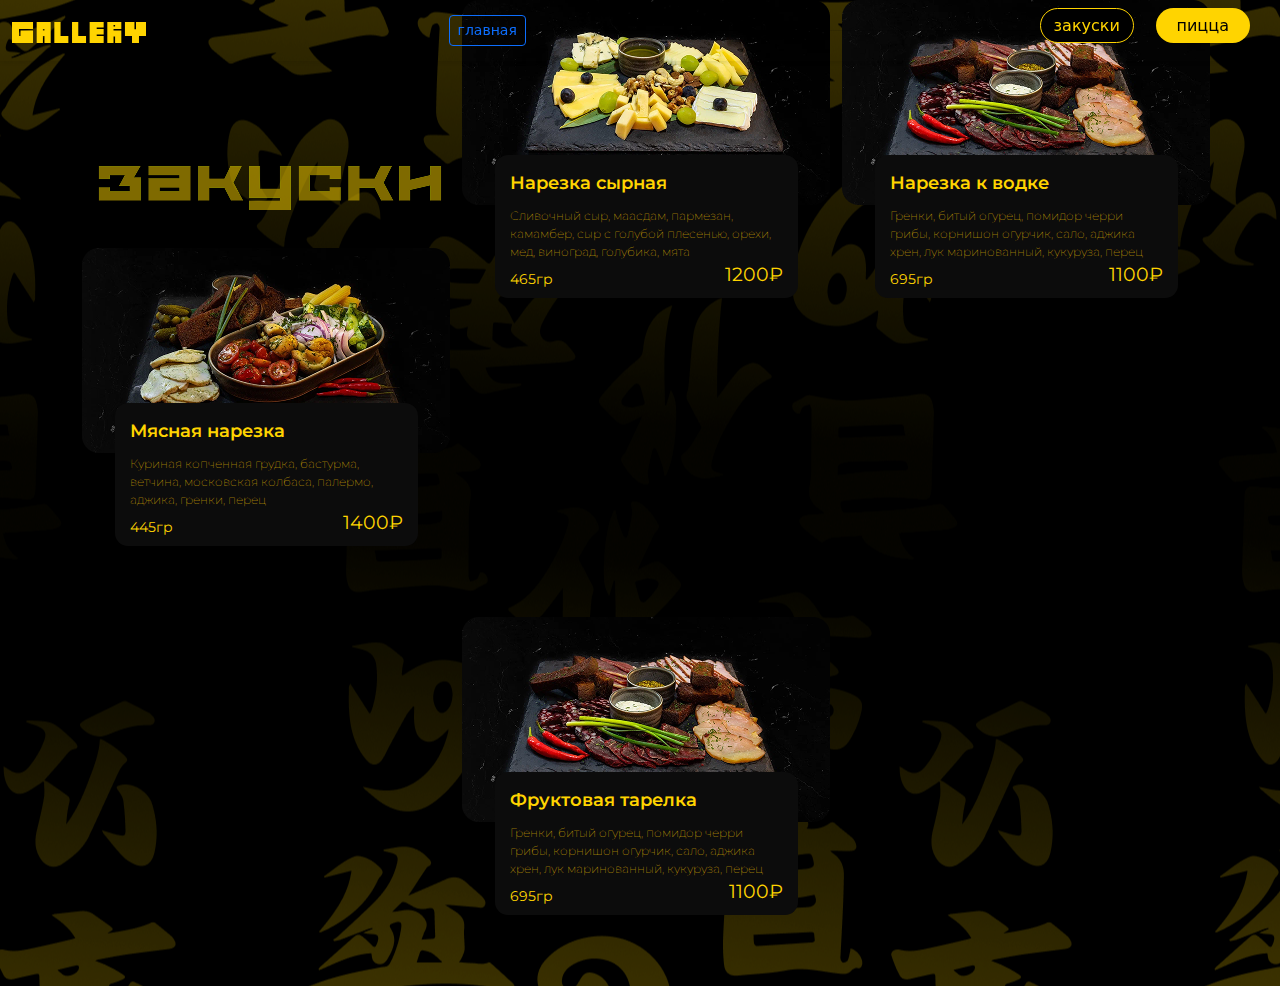
<file: menu.html>
<!DOCTYPE html>
<html lang="en">
<head>
    <meta charset="UTF-8">
    <meta name="viewport" content="width=device-width, initial-scale=1.0">
    <!-- Bootstrap CSS -->
    <link href="https://cdn.jsdelivr.net/npm/bootstrap@5.3.2/dist/css/bootstrap.min.css" rel="stylesheet">
    
    <link rel="stylesheet" href="style.css">
    <link href="https://fonts.googleapis.com/css2?family=Montserrat:wght@400;700&display=swap" rel="stylesheet">
    <title>Меню</title>
</head>
<body>
    <!-- Фиксированная навигационная панель -->
    <nav class="navbar navbar-expand-lg fixed-top shadow-sm">
        <div class="container-fluid">
            <!-- Логотип и основная кнопка -->
            <div class="d-flex w-100 align-items-center">
                <!-- Логотип -->
                <a class="navbar-brand me-auto" href="#">
                    <img src="./img/menu/logo_for_menu.svg" alt="Лого" width="134" height="21">
                </a>
                
                <!-- Кнопка справа -->
                <a href="file:///C:/Users/vladi/Desktop/онлайн%20меню/index.html" class="btn btn-outline-primary btn-sm ms-2">
                    главная
                </a>
            </div>

            <!-- Горизонтальная разделительная линия -->

        <div class="nav-divider w-100"></div>

            <!-- Прокручиваемые кнопки -->
            <div class="scrollable-buttons">
                <a href="#" class="menu-button active">
                <small>закуски</small>
                </a>
                <a href="#" class="menu-button">
                <small>пицца</small>
                </a>
                <a href="#" class="menu-button">
                <small>салаты</small>
                </a>
                <a href="#" class="menu-button">
                <small>фритюр</small>
                </a>
                <a href="#" class="menu-button">
                <small>десерты</small>
                </a>
            </div>

        </div>
    </nav>


    <section>
        <div class="container d-flex justify-content-center ">
            <div class="row justify-content-center">
                <div class="col-12 col-md-6 col-lg-4 text-center mb-4">
                
                    <div class="container-fluid title-snacks">
                        <img  src="./img/menu/заголовки/зaкуски.png" alt="Закуски">
                    </div>

                    <div class="block-position">
                        <div class="position-img">
                            <img src="./img/menu/закуски/мясная нарезка.png" alt="">
                        </div>
                        <div class="product-card">
                            
                            <div class="product-title">
                                Мясная нарезка
                            </div>
                            <div class="product-description">
                                Куриная копченная грудка, бастурма, ветчина, московская колбаса, палермо, 
                                аджика, гренки, перец ️ 
                            </div>
                            <div class="down-block">
                                <div class="product-weight">
                                        445гр
                                </div>
                                <div class="product-price">
                                     1400₽
                                </div>
                            </div>
                        </div>
              

                    </div>
                </div>
          
                <div class="col-12 col-md-6 col-lg-4 text-center ">

                    <div class="block-position">
                        <div class="position-img">
                            <img src="./img/menu/закуски/сырная нарезка.png" alt="">
                        </div>
                        <div class="product-card">
                            
                            <div class="product-title">
                                Нарезка сырная
                            </div>
                            <div class="product-description">
                                Сливочный сыр, маасдам, пармезан, камамбер, сыр с голубой плесенью, орехи, мед, виноград, голубика, мята 

                            </div>
                            <div class="down-block">
                                <div class="product-weight">
                                        465гр
                                </div>
                                <div class="product-price">
                                     1200₽
                                </div>
                            </div>
                        </div>
              

                    </div>
                </div>
                <div class="col-12 col-md-12 col-lg-4 text-center mb-4">
                    <div class="block-position">
                        <div class="position-img">
                            <img src="./img/menu/закуски/нарезка к водке.png" alt="">
                        </div>
                        <div class="product-card">
                            
                            <div class="product-title">
                                Нарезка к водке
                            </div>
                            <div class="product-description">
                                Гренки, битый огурец, помидор черри
                                грибы, корнишон огурчик, сало, аджика 
                                хрен, лук маринованный, кукуруза, перец
                            </div>
                            <div class="down-block">
                                <div class="product-weight">
                                        695гр
                                </div>
                                <div class="product-price">
                                     1100₽
                                </div>
                            </div>
                        </div>
              

                    </div>
                </div>
                <div class="col-12 col-md-12 col-lg-4 text-center mb-4">
                    <div class="block-position">
                        <div class="position-img">
                            <img src="./img/menu/закуски/нарезка к водке.png" alt="">
                        </div>
                        <div class="product-card">
                            
                            <div class="product-title">
                                Фруктовая тарелка
                            </div>
                            <div class="product-description">
                                Гренки, битый огурец, помидор черри
                                грибы, корнишон огурчик, сало, аджика 
                                хрен, лук маринованный, кукуруза, перец
                            </div>
                            <div class="down-block">
                                <div class="product-weight">
                                        695гр
                                </div>
                                <div class="product-price">
                                     1100₽
                                </div>
                            </div>
                        </div>
            
                    </div>
                </div>






            </div>
        </div>


        
    </section>
    
    <script src="https://cdn.jsdelivr.net/npm/bootstrap@5.3.0/dist/js/bootstrap.bundle.min.js"></script>
    <script>
        document.querySelectorAll('.menu-button').forEach(button => {
            button.addEventListener('click', function() {
                // Удаляем класс active у всех кнопок
                    document.querySelectorAll('.menu-button').forEach(btn => {
                    btn.classList.remove('active');
                });
                
                // Добавляем класс active только к текущей кнопке
                this.classList.add('active');
            });
        });
    </script>
</body>
</html>
</file>
<file: style_drinks.css>
body{
    background-color: #FFD400; 
    background-image: url(./img/drinks/фон_для_напитков.png);
    background-position: center;
    padding-top: 147px;
}

html {
  scroll-behavior: smooth;
  scroll-padding-top: 60px; /* Современная замена offset'у */
}

section[id], div[id] {
  scroll-margin-top: 60px;
}

.nav-divider {
    margin: 0.5rem 0;
}
.scrollable-buttons {
    display: flex;
    overflow-x: auto;
    white-space: nowrap;
    -webkit-overflow-scrolling: touch; /* Плавный скролл на iOS */
    padding-bottom: 10px; /* Чтобы скроллбар не перекрывал кнопки */

}
.scrollable-buttons::-webkit-scrollbar {
    height: 0%;
}
.scrollable-buttons::-webkit-scrollbar-thumb {
    background: #888;
    border-radius: 2px;
}

.scrollable-buttons small {
    font-family: "Montserrat", sans-serif;
    font-size: 16px;
    font-weight: 600;
}

.menu-button {
    flex: 0 0 auto;
    margin-right: 22px; 
    max-width: 140px;
    height: 35px;
    color: #FFD400;
    border-radius: 99px;
    background-color: black;
    border: 1px solid transparent;
    display: flex;
    align-items: center; 
    justify-content: center; 
    text-align: center; 
    padding: 0 20px; 
    text-decoration: none;
}
.active {
    background-color: rgba(255, 255, 255, 0);
    border-color: black;
    color: black;
}


.menu-button small{
    font-size: 16px;
}

.menu-button:last-child {
    margin-right: 0;
}


.category-header {
    margin-bottom: 32px;
    align-items: center;
    justify-content: center;
    position: relative;
}

.category-header:after {
    display: block;
    width: 100px;
    height: 3px;
    margin: 10px auto 0;
}

.blok-menu {
    position: static; /* Убираем absolute */
    transform: translateY(-30%);
    margin-left: auto;
    margin-right: auto;
    width: 305px;
    background: #0C0C0C;
    border-radius: 13px;
    padding: 16px 19px;

}



.menu-title{
    max-width: 256px;
    max-height: 100px;
    padding-bottom: 16px;
}

.menu-title h3{
    font-family: "Montserrat", sans-serif;
    font-weight: 800;
    font-size: 16px;
    color: #FFD400;
    text-transform: uppercase;
    margin: 0;
}

.menu-description{
    max-width: 260px;
    max-height: 115px;
    padding: 16px 0;
}

.menu-description p{
    font-family: "Montserrat", sans-serif;
    font-weight: 400;
    font-size: 12px;
    text-align: justify;
    line-height: 1.2; /* Опционально: межстрочный интервал */
    margin: 0; 
    padding: 0;
    color: #FFD400;
}

.menu-foter{
    display: flex;
    justify-content: space-between;
    font-family: "Montserrat", sans-serif;
    font-size: 14px;
    max-width: 350px;
    max-height: 36px;
    color: #FFD400;
}
.menu-foter:not(:last-child){
    padding-bottom: 18px;
}

.menu-foter .cost{
    font-weight: 500;
}

.position-relative {
    display: flex;
    flex-direction: column;
}
</file>
<file: style_food.css>
body{

    background-color: black;
    background-image: url(img/home_page/иероглифы.png);
    background-position: center;
    padding-top: 147px;
}

html {
  scroll-behavior: smooth;
  scroll-padding-top: 60px; /* Современная замена offset'у */
}

section[id], div[id] {
  scroll-margin-top: 60px;
}

.nav-divider {
    margin: 0.5rem 0;
}
.scrollable-buttons {
    display: flex;
    overflow-x: auto;
    white-space: nowrap;
    -webkit-overflow-scrolling: touch; /* Плавный скролл на iOS */
    padding-bottom: 10px; /* Чтобы скроллбар не перекрывал кнопки */

}
.scrollable-buttons::-webkit-scrollbar {
    height: 0%;
}
.scrollable-buttons::-webkit-scrollbar-thumb {
    background: #888;
    border-radius: 2px;
}

.scrollable-buttons small {
    font-family: "Montserrat", sans-serif;
    font-size: 16px;
    font-weight: 600;
}

.menu-button {
    flex: 0 0 auto;
    margin-right: 22px;
    max-width: 150px;
    height: 35px;
    color: black;
    border-radius: 99px;
    background-color: #FFD400;
    border: 1px solid transparent;
    display: flex;
    align-items: center;
    justify-content: center; 
    text-align: center; 
    padding: 0 20px; 
    text-decoration: none;
}
.active {
    background-color: black;
    border-color: #FFD400;
    color: #FFD400;
}


.menu-button small{
    font-size: 16px;
}

.menu-button:last-child {
    margin-right: 0;
}


.category-header {
    margin-bottom: 32px;
    align-items: center;
    justify-content: center;
    position: relative;
}

.category-header:after {
    display: block;
    width: 100px;
    height: 3px;
    margin: 10px auto 0;
}

.blok-menu {
    position: static; /* Убираем absolute */
    transform: translateY(-30%);
    margin-left: auto;
    margin-right: auto;
    width: 305px;
    background: #0C0C0C;
    border-radius: 13px;
    padding: 16px 19px;
}



.menu-title{
    max-width: 256px;
    max-height: 100px;
}

.menu-title h3{
    font-family: "Montserrat", sans-serif;
    font-weight: 800;
    font-size: 16px;
    color: #FFD400;
    text-transform: uppercase;
    margin: 0;
}

.menu-description{
    max-width: 260px;
    max-height: 115px;
    padding: 16px 0;
}

.menu-description p{
    font-family: "Montserrat", sans-serif;
    font-weight: 400;
    font-size: 12px;
    text-align: justify;
    line-height: 1.2; /* Опционально: межстрочный интервал */
    margin: 0; 
    padding: 0;
    color: #FFD400;
}

.menu-foter{
    display: flex;
    justify-content: space-between;
    font-family: "Montserrat", sans-serif;
    font-size: 14px;
    max-width: 258px;
    max-height: 36px;
    color: #FFD400;
}


.menu-foter .cost{
    font-weight: 500;
}

.position-relative {
    display: flex;
    flex-direction: column;
}
</file>
<file: style.css>
body{

    background-color: black;
    background-image: url(img/home_page/иероглифы.png);
    background-position: center;    
}

.nav {
    padding-top: 78px;
}

.nav-divider {
    border-top: 1px solid rgba(0, 0, 0, 0.1);
    margin: 0.5rem 0;
}
.scrollable-buttons {
    display: flex;
    overflow-x: auto;
    white-space: nowrap;
    -webkit-overflow-scrolling: touch; /* Плавный скролл на iOS */
    padding-bottom: 10px; /* Чтобы скроллбар не перекрывал кнопки */

}
.scrollable-buttons::-webkit-scrollbar {
    height: 0%;
}
.scrollable-buttons::-webkit-scrollbar-thumb {
    background: #888;
    border-radius: 2px;
}
.menu-button {
    flex: 0 0 auto;
    margin-right: 22px; /* Отступ между кнопками */
    width: 94px;
    height: 35px;
    color: black;
    border-radius: 99px;
    background-color: #FFD400;
    border: 1px solid transparent;
    display: flex;
    align-items: center; /* Вертикальное центрирование */
    justify-content: center; /* Горизонтальное центрирование */
    text-align: center; /* Дополнительное выравнивание текста */
    padding: 0; /* Убираем стандартные отступы кнопки */
    text-decoration: none;
}
.active {
    background-color: black;
    border-color: #FFD400;
    color: #FFD400;
}


.menu-button small{
    font-size: 16px;
}

.menu-button:last-child {
    margin-right: 0;
    padding-right: 20px; /* Отступ после последней кнопки */
}

.title-snacks {
    margin-top: 147px;
    margin-bottom: 38px;
}

.block-position{
    position: relative;
    margin-bottom: 140px;
}

.position-description{
    color: #FFD400;
    display: flex;
    width: 303px;
    height: 143px;
    border-radius: 13px;
    top: 155px;
    left: 32.5px;
    background-color: #0C0C0C;
    position: absolute;
}

.position-description .title {
    font-size: 18px;
    font-weight: 700;
    text-transform: uppercase;
    
}

.product-card {
    position: absolute; /* Для абсолютного позиционирования цены */
    display: flex;
    flex-direction: column;
    width: 303px;
    height: 143px;
    padding: 15px;
    top: 155px;
    background-color: #0C0C0C;
    color: #FFD400;
    left: 32.5px;
    border-radius: 13px;
}

.product-title {
  margin: 0 0 10px 0; /* Отступ снизу для описания */
  font-size: 18px;
  font-family: 'Montserrat', sans-serif;
  align-self: flex-start; /* Прижимаем к левому краю */
  font-weight: 600;
}

.product-description {
  margin: 0 0 auto 0; /* auto отодвигает следующие элементы вниз */
  font-size: 12px;
  font-family: 'Montserrat', sans-serif;
  font-weight: 100;
  text-align: left;
  align-self: flex-start;
}   

.product-weight {
  font-size: 14px;
  font-family: 'Montserrat', sans-serif;
  justify-content: flex-start;
  margin-top: auto; /* Прижимаем к низу */
;
}

.down-block{
    display: flex;
   
    justify-content: space-between;
}

.product-price {
    justify-content: flex-end;
    right: 100px;
    font-family: 'Montserrat', sans-serif;
    
    bottom: 16px;
    font-size: 19px;
}
</file>
